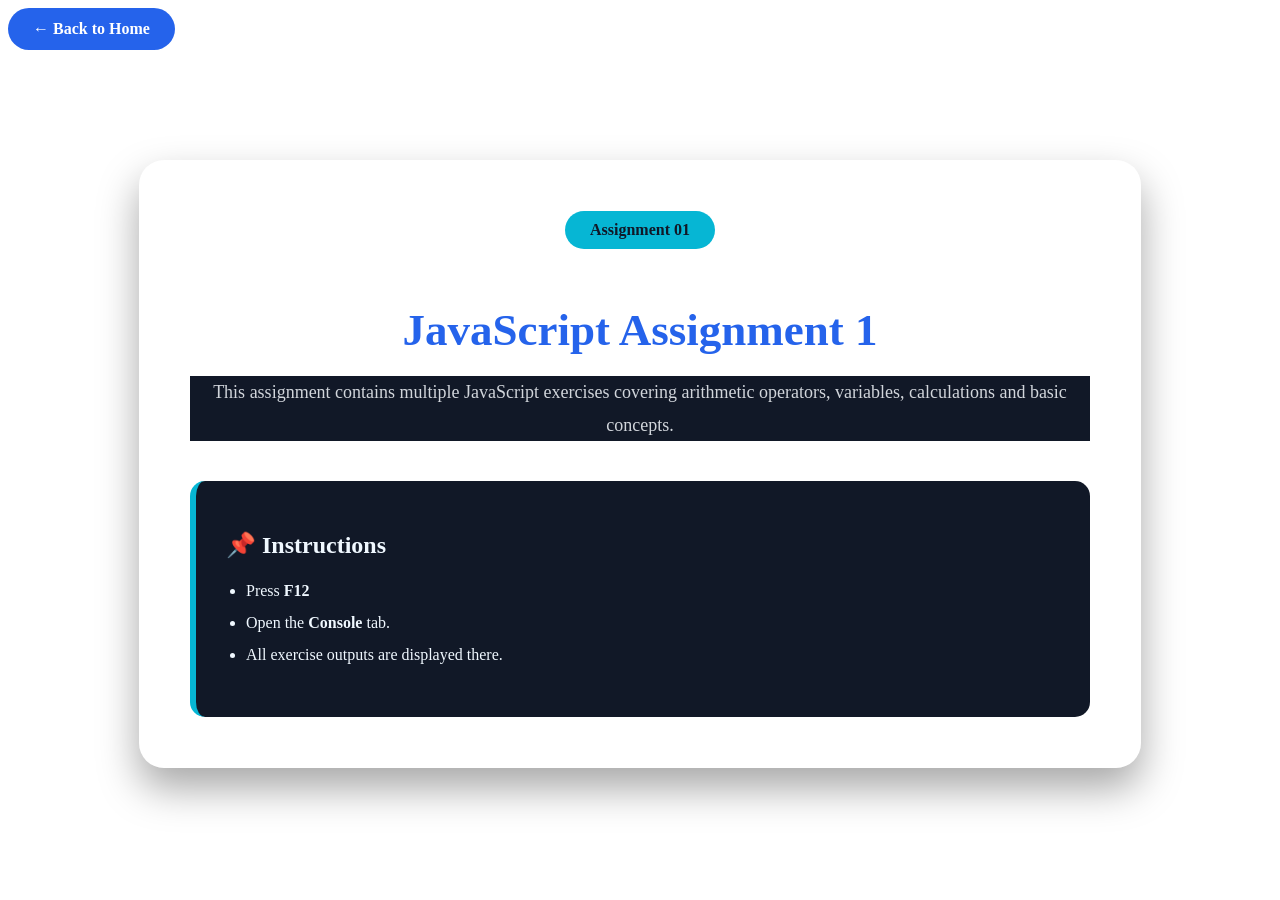
<file: assignment1.html>
<!DOCTYPE html>
<html lang="en">

<head>
    <meta charset="UTF-8">
    <meta name="viewport" content="width=device-width, initial-scale=1.0">
    <title>JavaScript Assignment 1</title>

    <style>
        .assignment-card{

max-width:900px;

margin:80px auto;

background:rgba(255,255,255,.08);

backdrop-filter:blur(18px);

padding:50px;
color: aliceblue;

border-radius:25px;

border:1px solid rgba(255,255,255,.15);

text-align:center;

box-shadow:0 20px 40px rgba(0,0,0,.35);

}

.badge{

display:inline-block;

padding:10px 25px;

background:#06b6d4;

 color: #111827;

border-radius:50px;

font-weight:bold;

margin-bottom:25px;

}

.assignment-card h1{

font-size:45px;

margin-bottom:20px;

}

.assignment-card p{

font-size:18px;

line-height:1.8;

color:#d1d5db;

background-color: #111827;

margin-bottom:40px;

}

.console-box{

background:#111827;

padding:30px;

border-radius:15px;

text-align:left;

border-left:6px solid #06b6d4;

}

.console-box h2{

margin-bottom:15px;

}

.console-box ul{

padding-left:20px;

line-height:2;

}

.back-btn{

display:inline-block;

margin-bottom:30px;

text-decoration:none;

background:#2563eb;

color:white;

padding:12px 25px;

border-radius:50px;

font-weight:600;

transition:.3s;

}

.back-btn:hover{

background:#1d4ed8;

}
    </style>

</head>

<body>

    <div class="container">

        <a href="index.html" class="back-btn">← Back to Home</a>

        <div class="assignment-card">

            <span class="badge">Assignment 01</span>

            <h1 style="color: #2563eb;">JavaScript Assignment 1</h1>

            <p>
                This assignment contains multiple JavaScript exercises covering
                arithmetic operators, variables, calculations and basic concepts.
            </p>

            <div class="console-box">

                <h2>📌 Instructions</h2>

                <ul>

                    <li>Press <strong>F12</strong></li>

                    <li>Open the <strong>Console</strong> tab.</li>

                    <li>All exercise outputs are displayed there.</li>

                </ul>

            </div>

        </div>

    </div>

    <script>

        // javascript assignment 1

        // Exercise 1
        let num1 = 10;
        let num2 = 20;
        console.log("The sum of num1 and num2 is:", num1 + num2);

        // Exercise 2
        let a = 50;
        let b = 15;
        console.log("The difference of a and b is:", a - b);

        // Exercise 3
        let x = 5;
        let y = 3;
        console.log("The product of x and y is:", x * y);

        // Exercise 4
        let total = 100;
        let parts = 4;
        console.log("Division:", total / parts);

        // Exercise 5
        let math = 80;
        let english = 70;
        let science = 90;
        console.log("Total Marks:", math + english + science);

        // Exercise 6
        let totalMarks = 240;
        let subjects = 3;
        console.log("Average:", totalMarks / subjects);

        // Exercise 7
        let length = 10;
        let width = 5;
        console.log("Rectangle Area:", length * width);

        // Exercise 8
        let currentAge = 20;
        let afterAge = 5;
        console.log("Age after 5 years:", currentAge + afterAge);

        // Exercise 9
        let weeklyPocketMoney = 500;
        console.log("Pocket Money:", weeklyPocketMoney * 4);

        // Exercise 10
        let penPrice = 30;
        let notebookPrice = 120;
        let eraserPrice = 20;
        console.log("Total Cost:", penPrice + notebookPrice + eraserPrice);

        // Exercise 11
        let basicSalary = 30000;
        let bonus = 5000;
        console.log("Salary:", basicSalary + bonus);

        // Exercise 12
        let match1 = 45;
        let match2 = 60;
        let match3 = 80;
        console.log("Cricket Score:", match1 + match2 + match3);

        // Challenge
        let z = 10;
        let r = "5";

        console.log(z + r);
        console.log(z - r);
        console.log(z * r);
        console.log(z / r);

    </script>

</body>

</html>
</file>
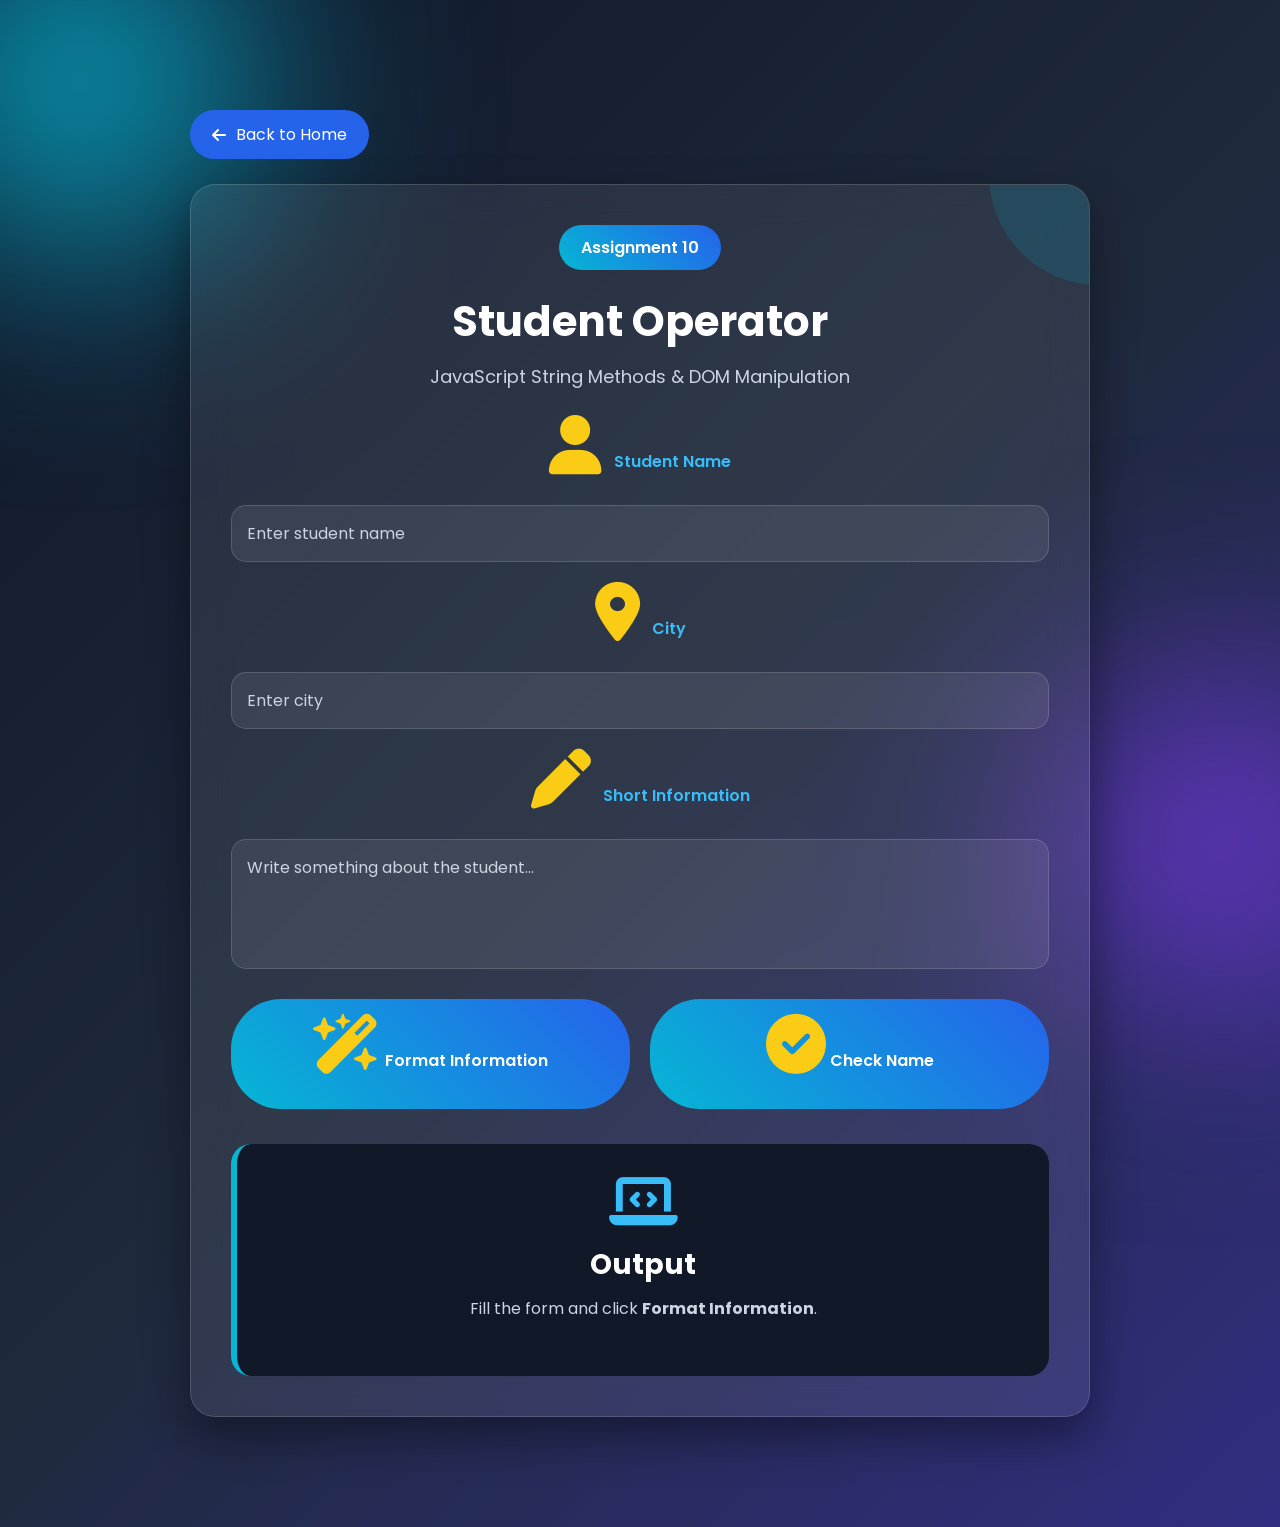
<file: assignment10.html>
<!DOCTYPE html>
<html lang="en">

<head>
    <meta charset="UTF-8">
    <meta name="viewport" content="width=device-width, initial-scale=1.0">
    <title>JavaScript Assignment 10 | Student Operator</title>

    <link rel="stylesheet" href="style.css">

    <link href="https://fonts.googleapis.com/css2?family=Poppins:wght@300;400;500;600;700;800&display=swap" rel="stylesheet">

    <link rel="stylesheet"
        href="https://cdnjs.cloudflare.com/ajax/libs/font-awesome/6.7.2/css/all.min.css">
</head>
<style>@import url('https://fonts.googleapis.com/css2?family=Poppins:wght@300;400;500;600;700;800&display=swap');

*{
    margin:0;
    padding:0;
    box-sizing:border-box;
    font-family:'Poppins',sans-serif;
}

body{
    min-height:100vh;
    background:linear-gradient(135deg,#0f172a,#1e293b,#312e81);
    display:flex;
    justify-content:center;
    align-items:center;
    padding:50px 20px;
    overflow-x:hidden;
    position:relative;
    color:#fff;
}

/* Background Blur */

.bg1,
.bg2{
    position:fixed;
    border-radius:50%;
    filter:blur(120px);
    z-index:-1;
}

.bg1{
    width:320px;
    height:320px;
    background:#06b6d4;
    top:-80px;
    left:-80px;
}

.bg2{
    width:280px;
    height:280px;
    background:#7c3aed;
    bottom:-80px;
    right:-80px;
}

/* Container */

.container{
    width:100%;
    max-width:900px;
}

/* Back Button */

.back{
    display:inline-flex;
    align-items:center;
    gap:10px;
    text-decoration:none;
    color:#fff;
    background:#2563eb;
    padding:12px 22px;
    border-radius:50px;
    margin-bottom:25px;
    transition:.3s;
}

.back:hover{
    background:#1d4ed8;
    transform:translateX(-5px);
}

/* Main Card */

.card{
    background:rgba(255,255,255,.08);
    backdrop-filter:blur(20px);
    border:1px solid rgba(255,255,255,.15);
    border-radius:25px;
    padding:40px;
    box-shadow:0 20px 45px rgba(0,0,0,.4);
}

.badge{
    display:inline-block;
    background:linear-gradient(45deg,#06b6d4,#2563eb);
    padding:10px 22px;
    border-radius:50px;
    font-weight:600;
    margin-bottom:20px;
}

.card h1{
    font-size:42px;
    margin-bottom:10px;
}

.description{
    color:#d1d5db;
    margin-bottom:35px;
    font-size:18px;
}

/* Form */

.form{
    display:flex;
    flex-direction:column;
    gap:20px;
}

.input-box{
    display:flex;
    flex-direction:column;
}

.input-box label{
    margin-bottom:10px;
    font-weight:600;
    color:#38bdf8;
}

.input-box label i{
    margin-right:8px;
}

input,
textarea{
    width:100%;
    padding:15px;
    border:none;
    outline:none;
    border-radius:15px;
    background:rgba(255,255,255,.08);
    border:1px solid rgba(255,255,255,.15);
    color:white;
    font-size:16px;
}

textarea{
    resize:none;
    height:130px;
}

input::placeholder,
textarea::placeholder{
    color:#cbd5e1;
}

/* Buttons */

.buttons{
    display:flex;
    gap:20px;
    flex-wrap:wrap;
    margin-top:10px;
}

.buttons button{
    flex:1;
    min-width:200px;
    padding:15px;
    border:none;
    border-radius:50px;
    cursor:pointer;
    background:linear-gradient(45deg,#06b6d4,#2563eb);
    color:#fff;
    font-size:16px;
    font-weight:600;
    transition:.3s;
}

.buttons button:hover{
    transform:translateY(-5px);
    box-shadow:0 10px 25px rgba(37,99,235,.4);
}

/* Result */

.result{
    margin-top:35px;
    background:#111827;
    border-radius:20px;
    padding:30px;
    border-left:6px solid #06b6d4;
}

.placeholder{
    text-align:center;
}

.placeholder i{
    font-size:55px;
    color:#38bdf8;
    margin-bottom:15px;
}

.placeholder h2{
    margin-bottom:10px;
}

.row{
    display:flex;
    justify-content:space-between;
    align-items:center;
    padding:15px 0;
    border-bottom:1px solid rgba(255,255,255,.1);
    gap:20px;
}

.row:last-child{
    border-bottom:none;
}

.row p{
    font-weight:600;
    color:#38bdf8;
}

.row span{
    text-align:right;
    color:#fff;
    word-break:break-word;
}

/* Responsive */

@media(max-width:768px){

.card{
    padding:25px;
}

.card h1{
    font-size:32px;
}

.buttons{
    flex-direction:column;
}

.buttons button{
    width:100%;
}

.row{
    flex-direction:column;
    align-items:flex-start;
}

.row span{
    text-align:left;
}

}</style>

<body>

    <div class="bg1"></div>
    <div class="bg2"></div>

    <div class="container">

        <a href="index.html" class="back">
            <i class="fa-solid fa-arrow-left"></i>
            Back to Home
        </a>

        <div class="card">

            <span class="badge">Assignment 10</span>

            <h1>Student Operator</h1>

            <p class="description">
                JavaScript String Methods & DOM Manipulation
            </p>

            <div class="form">

                <div class="input-box">

                    <label>
                        <i class="fa-solid fa-user"></i>
                        Student Name
                    </label>

                    <input id="studentName" type="text" placeholder="Enter student name">

                </div>

                <div class="input-box">

                    <label>
                        <i class="fa-solid fa-location-dot"></i>
                        City
                    </label>

                    <input id="city" type="text" placeholder="Enter city">

                </div>

                <div class="input-box">

                    <label>
                        <i class="fa-solid fa-pen"></i>
                        Short Information
                    </label>

                    <textarea id="shortinfo"
                        placeholder="Write something about the student..."></textarea>

                </div>

                <div class="buttons">

                    <button id="btn">
                        <i class="fa-solid fa-wand-magic-sparkles"></i>
                        Format Information
                    </button>

                    <button id="checkBtn">
                        <i class="fa-solid fa-circle-check"></i>
                        Check Name
                    </button>

                </div>

            </div>

            <div id="result" class="result">

                <div class="placeholder">

                    <i class="fa-solid fa-laptop-code"></i>

                    <h2>Output</h2>

                    <p>
                        Fill the form and click <b>Format Information</b>.
                    </p>

                </div>

            </div>

        </div>

    </div>

    <script>

        let studentName = document.getElementById("studentName");
        let city = document.getElementById("city");
        let shortinfo = document.getElementById("shortinfo");

        let btn = document.getElementById("btn");
        let checkBtn = document.getElementById("checkBtn");

        let result = document.getElementById("result");

        let operator = () => {

            let studentNamevalue = studentName.value;
            let cityValue = city.value;
            let shortintro = shortinfo.value;

            let trim = studentNamevalue.trim();

            let length = trim.length;

            let slice = trim.slice(0, trim.indexOf(" "));

            if (trim.indexOf(" ") == -1) {
                slice = trim;
            }

            let upperName = trim.toUpperCase();

            let cityName = cityValue.toLowerCase();

            let replaceIntro = shortintro.replaceAll("student", "developer");

            let substring = replaceIntro.substring(0, 20);

            result.innerHTML = `

            <h2>Processed Result</h2>

            <div class="row">

                <p><strong>Student Name</strong></p>
                <span>${trim}</span>

            </div>

            <div class="row">

                <p><strong>Name Length</strong></p>
                <span>${length}</span>

            </div>

            <div class="row">

                <p><strong>First Name</strong></p>
                <span>${slice}</span>

            </div>

            <div class="row">

                <p><strong>Uppercase</strong></p>
                <span>${upperName}</span>

            </div>

            <div class="row">

                <p><strong>City</strong></p>
                <span>${cityName}</span>

            </div>

            <div class="row">

                <p><strong>Updated Intro</strong></p>
                <span>${replaceIntro}</span>

            </div>

            <div class="row">

                <p><strong>Substring</strong></p>
                <span>${substring}</span>

            </div>

            `;

        }

        let checkName = () => {

            let trim = studentName.value.trim();

            if (trim.indexOf("Bilal") != -1) {

                alert(trim + " is present in the name.");

            } else {

                alert(trim + " is not present.");

            }

        }

        btn.addEventListener("click", operator);
        checkBtn.addEventListener("click", checkName);

    </script>

</body>

</html>
</file>
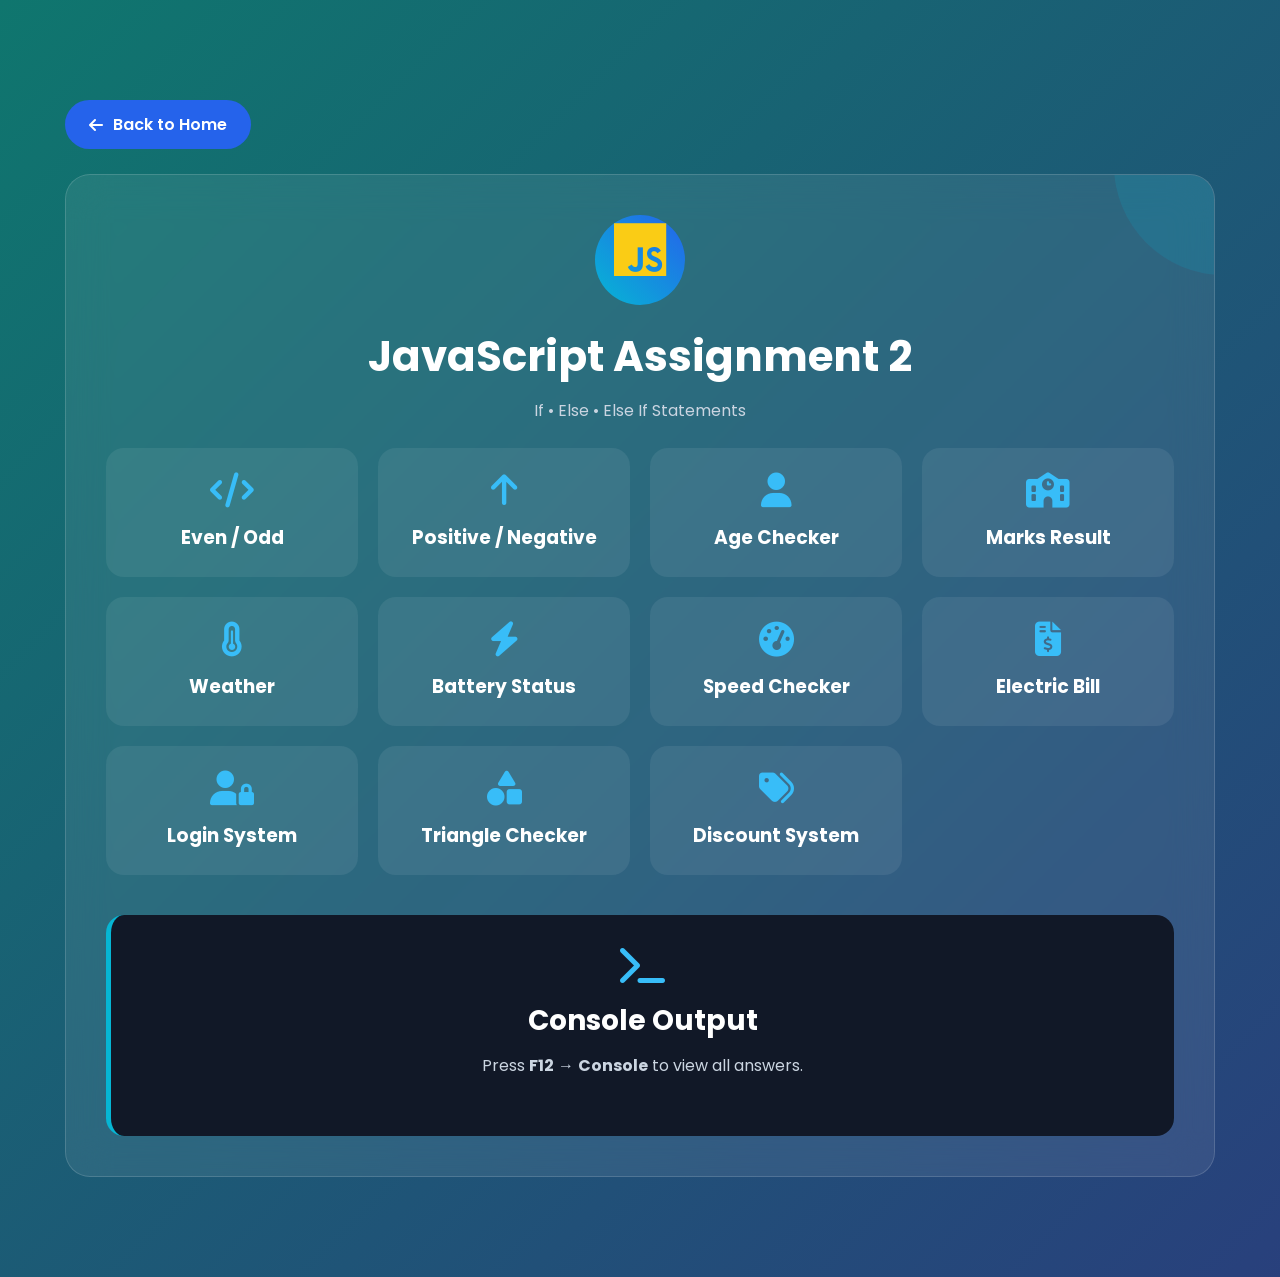
<file: assignment2.html>
<!DOCTYPE html>
<html lang="en">

<head>
    <meta charset="UTF-8">
    <meta name="viewport" content="width=device-width, initial-scale=1.0">
    <title>JavaScript Assignment 2</title>

    <link rel="stylesheet" href="style.css">

    <link href="https://fonts.googleapis.com/css2?family=Poppins:wght@300;400;500;600;700;800&display=swap" rel="stylesheet">

    <link rel="stylesheet"
        href="https://cdnjs.cloudflare.com/ajax/libs/font-awesome/6.7.2/css/all.min.css">
</head>
<style>@import url('https://fonts.googleapis.com/css2?family=Poppins:wght@300;400;500;600;700;800&display=swap');

*{
margin:0;
padding:0;
box-sizing:border-box;
font-family:'Poppins',sans-serif;
}

body{

min-height:100vh;
display:flex;
justify-content:center;
align-items:center;
padding:40px 20px;
background:linear-gradient(-45deg,#0f172a,#1e293b,#312e81,#0f766e);
background-size:400% 400%;
animation:bg 12s infinite ease;
color:white;

}

@keyframes bg{

0%{background-position:0% 50%;}

50%{background-position:100% 50%;}

100%{background-position:0% 50%;}

}

.container{

width:100%;
max-width:1150px;

}

.back-btn{

display:inline-flex;
align-items:center;
gap:10px;
padding:12px 24px;
background:#2563eb;
color:white;
text-decoration:none;
border-radius:50px;
margin-bottom:25px;
font-weight:600;
transition:.3s;

}

.back-btn:hover{

transform:translateX(-5px);

}

.card{

background:rgba(255,255,255,.08);
backdrop-filter:blur(20px);
padding:40px;
border-radius:25px;
border:1px solid rgba(255,255,255,.15);

}

.logo{

width:90px;
height:90px;
margin:auto;
border-radius:50%;
display:flex;
justify-content:center;
align-items:center;
font-size:45px;
background:linear-gradient(45deg,#06b6d4,#2563eb);
margin-bottom:20px;

}

h1{

text-align:center;
font-size:42px;
margin-bottom:10px;

}

.subtitle{

text-align:center;
color:#cbd5e1;
margin-bottom:40px;

}

.topics{

display:grid;
grid-template-columns:repeat(auto-fit,minmax(220px,1fr));
gap:20px;

}

.topic{

background:rgba(255,255,255,.07);
padding:25px;
border-radius:18px;
text-align:center;
transition:.3s;

}

.topic:hover{

transform:translateY(-8px);
box-shadow:0 15px 30px rgba(0,255,255,.2);

}

.topic i{

font-size:35px;
margin-bottom:15px;
color:#38bdf8;

}

.console{

margin-top:40px;
background:#111827;
padding:30px;
border-left:5px solid #06b6d4;
border-radius:18px;
text-align:center;

}

.console i{

font-size:40px;
color:#38bdf8;
margin-bottom:15px;

}

.console h2{

margin-bottom:10px;

}

.console p{

color:#cbd5e1;
line-height:1.8;

}

@media(max-width:768px){

.card{

padding:25px;

}

h1{

font-size:30px;

}

}</style>
<body>

<div class="container">

<a href="index.html" class="back-btn">
<i class="fa-solid fa-arrow-left"></i>
Back to Home
</a>

<div class="card">

<div class="logo">
<i class="fa-brands fa-js"></i>
</div>

<h1>JavaScript Assignment 2</h1>

<p class="subtitle">
If • Else • Else If Statements
</p>

<div class="topics">

<div class="topic">
<i class="fa-solid fa-code"></i>
<h3>Even / Odd</h3>
</div>

<div class="topic">
<i class="fa-solid fa-arrow-up"></i>
<h3>Positive / Negative</h3>
</div>

<div class="topic">
<i class="fa-solid fa-user"></i>
<h3>Age Checker</h3>
</div>

<div class="topic">
<i class="fa-solid fa-school"></i>
<h3>Marks Result</h3>
</div>

<div class="topic">
<i class="fa-solid fa-temperature-three-quarters"></i>
<h3>Weather</h3>
</div>

<div class="topic">
<i class="fa-solid fa-bolt"></i>
<h3>Battery Status</h3>
</div>

<div class="topic">
<i class="fa-solid fa-gauge-high"></i>
<h3>Speed Checker</h3>
</div>

<div class="topic">
<i class="fa-solid fa-file-invoice-dollar"></i>
<h3>Electric Bill</h3>
</div>

<div class="topic">
<i class="fa-solid fa-user-lock"></i>
<h3>Login System</h3>
</div>

<div class="topic">
<i class="fa-solid fa-shapes"></i>
<h3>Triangle Checker</h3>
</div>

<div class="topic">
<i class="fa-solid fa-tags"></i>
<h3>Discount System</h3>
</div>

</div>

<div class="console">

<i class="fa-solid fa-terminal"></i>

<h2>Console Output</h2>

<p>
Press <strong>F12</strong> → <strong>Console</strong> to view all answers.
</p>

</div>

</div>

</div>

<script>
    // javascript assignment 2  — if / else / else if

// Question 1
let num = 7;
if(num % 2 === 0){
    console.log("is even" + num); 
}else{
    console.log("is odd" + num); 
}

// Question 2
let number2 = -5;
if (number2 > 0) {
    console.log("Positive number");
} else if (number2 < 0) {
    console.log("Negative number");
} else {
    console.log("Zero");
}

// Question 3
let a = 15
let b = 20
if(a == b){
    console.log("A is lower =" + a);
}else{
    console.log("B is bigger =" + b);
}

// Question 
let marks = 35;
if (marks >= 40) {
    console.log("Passed");
} else {
    console.log("Failed");
}

// Question 5
let age = 14;
if (age <= 12) {
    console.log("Child");
} else if (age <= 17) {
    console.log("Teenager");
} else {
    console.log("Adult");
}

// Question 6
let karachi = 38;
let lahore = 42;
if (karachi > lahore) {
    console.log("Karachi is hotter");
} else if (lahore > karachi) {
    console.log("Lahore is hotter");
} else {
    console.log("Both cities have same temperature");
}

// Question 7
let bill = 750;
if (bill >= 1000) {
    console.log("10% discount applied");
} else if (bill >= 500) {
    console.log("5% discount applied");
} else {
    console.log("No discount");
}

// Question 8
let battery = 18;
if (battery >= 50) {
    console.log("Battery Good");
} else if (battery >= 20) {
    console.log("Battery Low, plug in soon");
} else {
    console.log("Critical! Plug in now!");
}

// Question 9
let day = 6;
if (day >= 1 && day <= 5) {
    console.log("Weekday, go to school");
} else if (day >= 6 && day <= 7) {
    console.log("Weekend, enjoy!");
} else {
    console.log("Invalid day");
}

// Question 10
let speed = 95;
if (speed < 60) {
    console.log("Safe driving");
} else if (speed <= 80) {
    console.log("Slight overspeed, warning");
} else if (speed <= 120) {
    console.log("Fine: Rs 500");
} else {
    console.log("Heavy fine: Rs 2000 + license cancelled");
}

// Question 11
let units = 150;
let rate;
if (units <= 100) {
    rate = 5;
} else if (units <= 300) {
    rate = 10;
} else {
    rate = 20;
}
let totalBill = units * rate;
console.log("Total bill: Rs " + totalBill);

// Question 12
let username = "student";
let password = "abc123";
if (username !== "student") {
    console.log("Username not found");
} else if (password !== "abc123") {
    console.log("Wrong password");
} else {
    console.log("Login successful!");
}

// Question 13

let side1 = 5;
let side2 = 5;
let side3 = 8;
if (side1 === side2 && side2 === side3) {
    console.log("Equilateral triangle");
} else if (
    side1 === side2 ||
    side1 === side3 ||
    side2 === side3
) {
    console.log("Isosceles triangle");
} else {
    console.log("Scalene triangle");
}

// Question 14
let items = 12;
let isMember = false;
if (items >= 10 && isMember === true) {
    console.log("20% discount");
} else if (items >= 10 && isMember === false) {
    console.log("10% discount");
} else if (items < 10 && isMember === true) {
    console.log("5% discount");
} else {
    console.log("No discount");
}
</script>

</body>

</html>
</file>
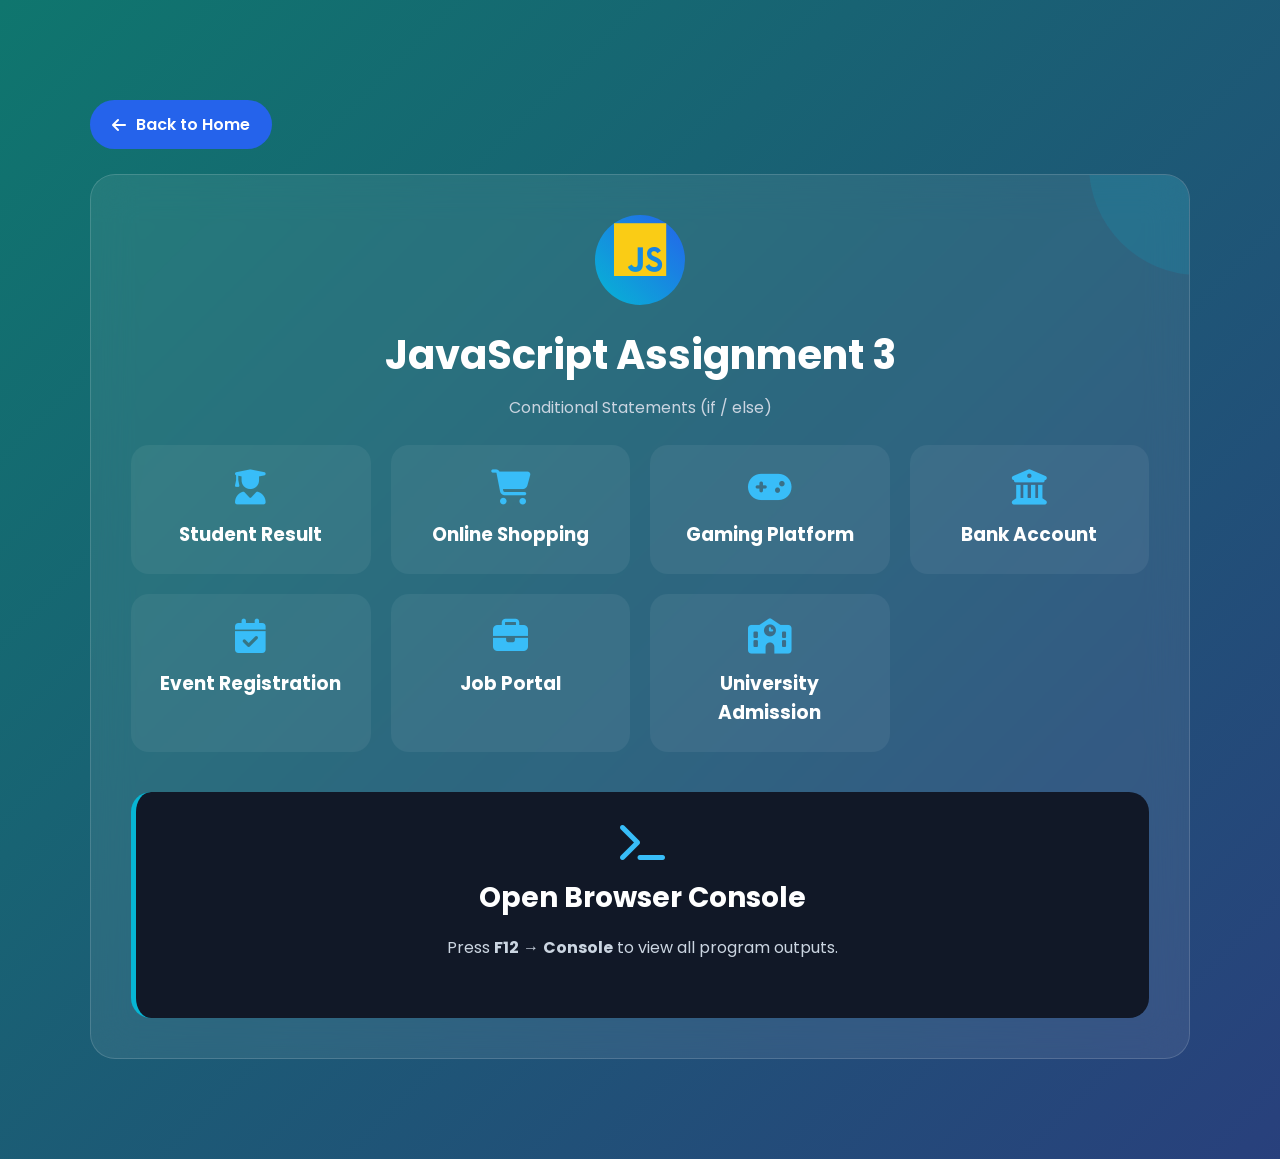
<file: assignment3.html>
<!DOCTYPE html>
<html lang="en">

<head>
    <meta charset="UTF-8">
    <meta name="viewport" content="width=device-width, initial-scale=1.0">
    <title>JavaScript Assignment 3</title>

    <link rel="stylesheet" href="style.css">

    <link href="https://fonts.googleapis.com/css2?family=Poppins:wght@300;400;500;600;700&display=swap" rel="stylesheet">

    <link rel="stylesheet"
        href="https://cdnjs.cloudflare.com/ajax/libs/font-awesome/6.7.2/css/all.min.css">
</head>
<style>@import url('https://fonts.googleapis.com/css2?family=Poppins:wght@300;400;500;600;700&display=swap');

*{
margin:0;
padding:0;
box-sizing:border-box;
font-family:'Poppins',sans-serif;
}

body{

min-height:100vh;
display:flex;
justify-content:center;
align-items:center;
padding:40px 20px;
background:linear-gradient(-45deg,#0f172a,#1e293b,#312e81,#0f766e);
background-size:400% 400%;
animation:bg 12s infinite ease;
color:white;

}

@keyframes bg{

0%{background-position:0% 50%;}

50%{background-position:100% 50%;}

100%{background-position:0% 50%;}

}

.container{

width:100%;
max-width:1100px;

}

.back-btn{

display:inline-flex;
align-items:center;
gap:10px;
padding:12px 22px;
background:#2563eb;
color:white;
text-decoration:none;
border-radius:50px;
font-weight:600;
margin-bottom:25px;
transition:.3s;

}

.back-btn:hover{

transform:translateX(-5px);

}

.card{

background:rgba(255,255,255,.08);
backdrop-filter:blur(20px);
padding:40px;
border-radius:25px;
border:1px solid rgba(255,255,255,.15);

}

.logo{

width:90px;
height:90px;
margin:auto;
border-radius:50%;
background:linear-gradient(45deg,#06b6d4,#2563eb);
display:flex;
justify-content:center;
align-items:center;
font-size:45px;
margin-bottom:20px;

}

h1{

text-align:center;
font-size:40px;
margin-bottom:10px;

}

.subtitle{

text-align:center;
color:#cbd5e1;
margin-bottom:35px;

}

.info{

display:grid;
grid-template-columns:repeat(auto-fit,minmax(220px,1fr));
gap:20px;
margin-bottom:40px;

}

.box{

background:rgba(255,255,255,.06);
padding:25px;
border-radius:18px;
text-align:center;
transition:.3s;

}

.box:hover{

transform:translateY(-8px);

}

.box i{

font-size:35px;
margin-bottom:15px;
color:#38bdf8;

}

.console-box{

background:#111827;
padding:30px;
border-radius:20px;
text-align:center;
border-left:5px solid #06b6d4;

}

.console-box i{

font-size:40px;
margin-bottom:15px;
color:#38bdf8;

}

.console-box h2{

margin-bottom:15px;

}

.console-box p{

color:#cbd5e1;
line-height:1.8;

}

@media(max-width:768px){

h1{

font-size:30px;

}

.card{

padding:25px;

}

}</style>
<body>

    <div class="container">

        <a href="index.html" class="back-btn">
            <i class="fa-solid fa-arrow-left"></i>
            Back to Home
        </a>

        <div class="card">

            <div class="logo">
                <i class="fa-brands fa-js"></i>
            </div>

            <h1>JavaScript Assignment 3</h1>

            <p class="subtitle">
                Conditional Statements (if / else)
            </p>

            <div class="info">

                <div class="box">
                    <i class="fa-solid fa-user-graduate"></i>
                    <h3>Student Result</h3>
                </div>

                <div class="box">
                    <i class="fa-solid fa-cart-shopping"></i>
                    <h3>Online Shopping</h3>
                </div>

                <div class="box">
                    <i class="fa-solid fa-gamepad"></i>
                    <h3>Gaming Platform</h3>
                </div>

                <div class="box">
                    <i class="fa-solid fa-building-columns"></i>
                    <h3>Bank Account</h3>
                </div>

                <div class="box">
                    <i class="fa-solid fa-calendar-check"></i>
                    <h3>Event Registration</h3>
                </div>

                <div class="box">
                    <i class="fa-solid fa-briefcase"></i>
                    <h3>Job Portal</h3>
                </div>

                <div class="box">
                    <i class="fa-solid fa-school"></i>
                    <h3>University Admission</h3>
                </div>

            </div>

            <div class="console-box">

                <i class="fa-solid fa-terminal"></i>

                <h2>Open Browser Console</h2>

                <p>
                    Press <b>F12</b> → <b>Console</b> to view all program outputs.
                </p>

            </div>

        </div>

    </div>

   <script>
// Javascript Assignment 3

// Challenge no 1
 let obtainedMarks = 72;
    let passingMarks = 40;
    let attendance = 85;
    let requiredAttendance = 75;
    // 1. Check if the student has passed.
    if (obtainedMarks >= passingMarks) { console.log("Student is passed") }
    else { console.log("Student is failed") }
    // 2. Check if attendance meets the requirement.
    if (attendance >= requiredAttendance) { console.log("Attendance is OK") }
    else { console.log("Attendance is not OK") }
    // 3. Check if the student can sit in the final exam (must pass AND have required attendance).
    if (attendance >= requiredAttendance && obtainedMarks >= passingMarks) { console.log("Student can sit") }
    else { console.log("Student cannot Sit") }
    // 4. Check if the student qualifies for a scholarship (marks greater than 70 OR attendance greater than 90).
    if (attendance >= 90 || obtainedMarks > 70) { console.log("Scholar ship mil jaegi") }
    else { console.log("Scholar ship nahn milegi") }
// ==================== MIXED CHALLENGE 2 — ONLINE SHOPPING WEBSITE ====================

let cartTotal = 5500;
let minimumOrder = 3000;
let walletBalance = 4000;
let premiumMember = true;

// 1. Check if the cart total meets the minimum order requirement.
if (cartTotal >= minimumOrder) {
    console.log("Minimum order requirement met");
} else {
    console.log("Minimum order requirement not met");
}

// 2. Check if the user has enough balance.
if (walletBalance >= cartTotal) {
    console.log("Enough balance");
} else {
    console.log("Not enough balance");
}

// 3. Check if the order can be placed.
if (cartTotal >= minimumOrder && walletBalance >= cartTotal) {
    console.log("Order can be placed");
} else {
    console.log("Order cannot be placed");
}

// 4. Check if the user gets free delivery.
if (premiumMember || cartTotal > 5000) {
    console.log("Free delivery available");
} else {
    console.log("No free delivery");
}

// 5. Compare walletBalance and cartTotal.
if (walletBalance >= cartTotal) {
    console.log("Wallet balance is enough");
} else {
    console.log("Wallet balance is less");
}

// 6. Check if premiumMember is strictly equal to true.
if (premiumMember === true) {
    console.log("Premium member");
} else {
    console.log("Not a premium member");
}


// ==================== MIXED CHALLENGE 3 — GAMING PLATFORM ====================

let playerLevel = 18;
let requiredLevel = 15;
let coins = 1800;
let requiredCoins = 2000;
let premiumPass = true;

// 1.
if (playerLevel >= requiredLevel) {
    console.log("Level requirement met");
} else {
    console.log("Level requirement not met");
}

// 2.
if (coins >= requiredCoins) {
    console.log("Enough coins");
} else {
    console.log("Not enough coins");
}

// 3.
if (playerLevel >= requiredLevel && coins >= requiredCoins) {
    console.log("Special mission unlocked");
} else {
    console.log("Special mission locked");
}

// 4.
if (premiumPass || playerLevel > 20) {
    console.log("VIP content unlocked");
} else {
    console.log("VIP content locked");
}

// 5.
if (requiredCoins <= coins) {
    console.log("Coins are enough");
} else {
    console.log("Coins are not enough");
}

// 6.
if (premiumPass !== false) {
    console.log("Premium pass is active");
} else {
    console.log("Premium pass is inactive");
}


// ==================== MIXED CHALLENGE 4 — BANK ACCOUNT VERIFICATION ====================

let accountBalance = 50000;
let withdrawalAmount = 15000;
let pinVerified = true;
let dailyLimit = 20000;

// 1.
if (withdrawalAmount <= dailyLimit) {
    console.log("Within daily limit");
} else {
    console.log("Daily limit exceeded");
}

// 2.
if (accountBalance >= withdrawalAmount) {
    console.log("Sufficient balance");
} else {
    console.log("Insufficient balance");
}

// 3.
if (pinVerified && accountBalance >= withdrawalAmount) {
    console.log("Withdrawal approved");
} else {
    console.log("Withdrawal rejected");
}

// 4.
if (accountBalance > 100000 || pinVerified) {
    console.log("Special withdrawal allowed");
} else {
    console.log("Special withdrawal not allowed");
}

// 5.
if (withdrawalAmount <= dailyLimit) {
    console.log("Withdrawal amount is valid");
} else {
    console.log("Withdrawal amount exceeds limit");
}

// 6.
if (pinVerified === true) {
    console.log("PIN verified");
} else {
    console.log("PIN not verified");
}


// ==================== MIXED CHALLENGE 5 — EVENT REGISTRATION SYSTEM ====================

let age = 19;
let minimumAge = 18;
let registeredParticipants = 480;
let maximumParticipants = 500;
let vipInvite = false;

// 1.
if (age >= minimumAge) {
    console.log("Age requirement met");
} else {
    console.log("Age requirement not met");
}

// 2.
if (registeredParticipants < maximumParticipants) {
    console.log("Seats available");
} else {
    console.log("No seats available");
}

// 3.
if (age >= minimumAge && registeredParticipants < maximumParticipants) {
    console.log("Registration successful");
} else {
    console.log("Registration failed");
}

// 4.
if (vipInvite || age > 25) {
    console.log("VIP access granted");
} else {
    console.log("VIP access denied");
}

// 5.
if (registeredParticipants < maximumParticipants) {
    console.log("Participants are within limit");
} else {
    console.log("Participant limit reached");
}

// 6.
if (vipInvite !== true) {
    console.log("No VIP invite");
} else {
    console.log("VIP invite available");
}


// ==================== MIXED CHALLENGE 6 — JOB APPLICATION PORTAL ====================

let experience = 3;
let requiredExperience = 2;
let degreeCompleted = true;
let referralAvailable = false;

// 1.
if (experience >= requiredExperience) {
    console.log("Experience requirement met");
} else {
    console.log("Experience requirement not met");
}

// 2.
if (degreeCompleted) {
    console.log("Degree completed");
} else {
    console.log("Degree not completed");
}

// 3.
if (experience >= requiredExperience && degreeCompleted) {
    console.log("Eligible for interview");
} else {
    console.log("Not eligible for interview");
}

// 4.
if (degreeCompleted || referralAvailable) {
    console.log("Priority consideration");
} else {
    console.log("Normal consideration");
}

// 5.
if (experience >= requiredExperience) {
    console.log("Experience is sufficient");
} else {
    console.log("Experience is insufficient");
}

// 6.
if (referralAvailable === true) {
    console.log("Referral available");
} else {
    console.log("No referral available");
}


// ==================== MIXED CHALLENGE 7 — UNIVERSITY ADMISSION ====================

let testScore = 82;
let requiredScore = 75;
let documentsSubmitted = true;
let sportsQuota = false;

// 1.
if (testScore >= requiredScore) {
    console.log("Required score achieved");
} else {
    console.log("Required score not achieved");
}

// 2.
if (documentsSubmitted) {
    console.log("Documents submitted");
} else {
    console.log("Documents not submitted");
}

// 3.
if (testScore >= requiredScore && documentsSubmitted) {
    console.log("Admission granted");
} else {
    console.log("Admission denied");
}

// 4.
if (sportsQuota || testScore > 90) {
    console.log("Alternative admission available");
} else {
    console.log("No alternative admission");
}

// 5.
if (testScore >= requiredScore) {
    console.log("Score meets requirement");
} else {
    console.log("Score does not meet requirement");
}

if (sportsQuota === false) {
    console.log("Sports quota not available");
} else {
    console.log("Sports quota available");
}
   </script>

</body>

</html>
</file>
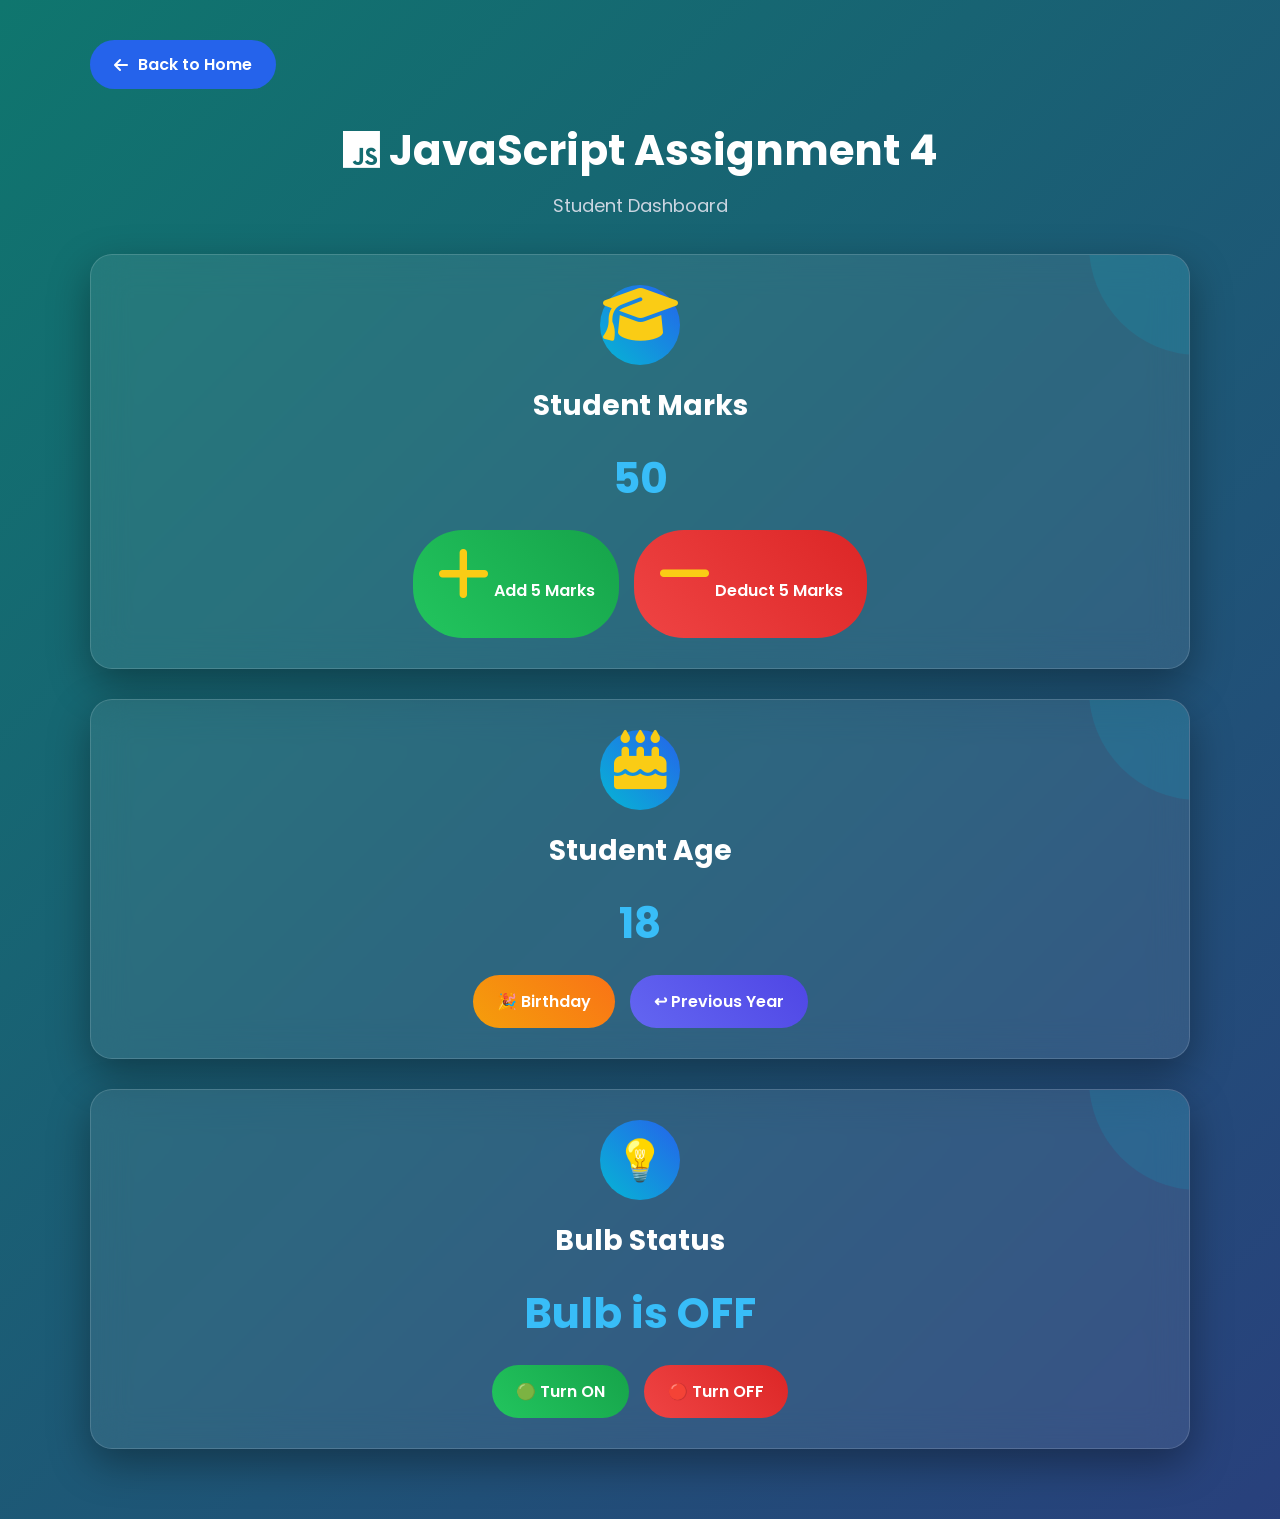
<file: assignment4.html>
<!DOCTYPE html>
<html lang="en">

<head>
    <meta charset="UTF-8">
    <meta name="viewport" content="width=device-width, initial-scale=1.0">
    <title>JavaScript Assignment 4</title>

    <link rel="stylesheet" href="style.css">

    <link href="https://fonts.googleapis.com/css2?family=Poppins:wght@300;400;500;600;700;800&display=swap" rel="stylesheet">

    <link rel="stylesheet"
        href="https://cdnjs.cloudflare.com/ajax/libs/font-awesome/6.7.2/css/all.min.css">
</head>
<style>@import url('https://fonts.googleapis.com/css2?family=Poppins:wght@300;400;500;600;700;800&display=swap');

*{
    margin:0;
    padding:0;
    box-sizing:border-box;
    font-family:'Poppins',sans-serif;
}

body{
    min-height:100vh;
    background:linear-gradient(-45deg,#0f172a,#1e3a8a,#312e81,#0f766e);
    background-size:400% 400%;
    animation:bg 12s ease infinite;
    color:#fff;
    padding:40px 20px;
}

@keyframes bg{

0%{
background-position:0% 50%;
}

50%{
background-position:100% 50%;
}

100%{
background-position:0% 50%;
}

}

.container{
    max-width:1100px;
    margin:auto;
}

.back-btn{
    display:inline-flex;
    align-items:center;
    gap:10px;
    padding:12px 24px;
    background:#2563eb;
    color:white;
    text-decoration:none;
    border-radius:50px;
    font-weight:600;
    transition:.3s;
    margin-bottom:30px;
}

.back-btn:hover{
    background:#1d4ed8;
    transform:translateX(-5px);
}

h1{
    text-align:center;
    font-size:42px;
    margin-bottom:10px;
}

.subtitle{
    text-align:center;
    color:#cbd5e1;
    margin-bottom:35px;
    font-size:18px;
}

.card{
    background:rgba(255,255,255,.08);
    backdrop-filter:blur(18px);
    border:1px solid rgba(255,255,255,.15);
    border-radius:22px;
    padding:30px;
    margin-bottom:30px;
    text-align:center;
    box-shadow:0 15px 40px rgba(0,0,0,.35);
    transition:.35s;
}

.card:hover{
    transform:translateY(-8px);
    box-shadow:0 20px 45px rgba(6,182,212,.25);
}

.icon{
    width:80px;
    height:80px;
    margin:auto;
    margin-bottom:20px;
    border-radius:50%;
    background:linear-gradient(45deg,#06b6d4,#2563eb);
    display:flex;
    justify-content:center;
    align-items:center;
    font-size:35px;
    color:white;
}

.bulb-icon{
    font-size:40px;
}

.card h2{
    font-size:28px;
    margin-bottom:15px;
}

.marks,
.age,
.status{
    font-size:42px;
    color:#38bdf8;
    margin:20px 0;
    word-break:break-word;
}

.btn-group{
    display:flex;
    justify-content:center;
    gap:15px;
    flex-wrap:wrap;
    margin-top:20px;
}

button{
    padding:14px 24px;
    border:none;
    border-radius:50px;
    cursor:pointer;
    background:linear-gradient(45deg,#06b6d4,#2563eb);
    color:white;
    font-size:16px;
    font-weight:600;
    transition:.3s;
}

button:hover{
    transform:translateY(-5px);
    box-shadow:0 12px 25px rgba(37,99,235,.4);
}

.add{
    background:linear-gradient(45deg,#22c55e,#16a34a);
}

.deduct{
    background:linear-gradient(45deg,#ef4444,#dc2626);
}

.birthday{
    background:linear-gradient(45deg,#f59e0b,#f97316);
}

.back{
    background:linear-gradient(45deg,#6366f1,#4f46e5);
}

.on{
    background:linear-gradient(45deg,#22c55e,#16a34a);
}

.off{
    background:linear-gradient(45deg,#ef4444,#dc2626);
}

@media(max-width:768px){

body{
    padding:20px 15px;
}

h1{
    font-size:30px;
}

.card{
    padding:22px;
}

.card h2{
    font-size:22px;
}

.marks,
.age,
.status{
    font-size:32px;
}

.btn-group{
    flex-direction:column;
}

button{
    width:100%;
}

}</style>
<body>

<div class="container">

<a href="index.html" class="back-btn">
<i class="fa-solid fa-arrow-left"></i>
Back to Home
</a>

<h1>
<i class="fa-brands fa-js"></i>
JavaScript Assignment 4
</h1>

<p class="subtitle">
Student Dashboard
</p>

<!-- Marks Card -->

<div class="card">

<div class="icon">
<i class="fa-solid fa-graduation-cap"></i>
</div>

<h2>Student Marks</h2>

<h1 class="marks">50</h1>

<div class="btn-group">

<button class="add">
<i class="fa-solid fa-plus"></i>
Add 5 Marks
</button>

<button class="deduct">
<i class="fa-solid fa-minus"></i>
Deduct 5 Marks
</button>

</div>

</div>

<!-- Age Card -->

<div class="card">

<div class="icon">
<i class="fa-solid fa-cake-candles"></i>
</div>

<h2>Student Age</h2>

<h1 class="age">18</h1>

<div class="btn-group">

<button class="birthday">
🎉 Birthday
</button>

<button class="back">
↩ Previous Year
</button>

</div>

</div>

<!-- Bulb Card -->

<div class="card">

<div class="icon bulb-icon">
💡
</div>

<h2>Bulb Status</h2>

<h1 class="status">Bulb is OFF</h1>

<div class="btn-group">

<button class="on">
🟢 Turn ON
</button>

<button class="off">
🔴 Turn OFF
</button>

</div>

</div>

</div>
<script>// ===================== MARKS =====================
let marks = 50;

let marksHeading = document.querySelector(".marks");
let addBtn = document.querySelector(".add");
let deductBtn = document.querySelector(".deduct");

function addMarks() {
    marks += 5;
    marksHeading.innerHTML = "Marks: " + marks;
}

function deductMarks() {
    marks -= 5;
    marksHeading.innerHTML = "Marks: " + marks;
}

addBtn.addEventListener("click", addMarks);
deductBtn.addEventListener("click", deductMarks);

// ===================== AGE =====================
let age = 18;

let ageHeading = document.querySelector(".age");
let birthdayBtn = document.querySelector(".birthday");
let backBtn = document.querySelector(".back");

function incrementAge() {
    age++;
    ageHeading.innerHTML = "Age: " + age;
}

function decrementAge() {
    age--;
    ageHeading.innerHTML = "Age: " + age;
}

birthdayBtn.addEventListener("click", incrementAge);
backBtn.addEventListener("click", decrementAge);

// ===================== BULB =====================
let statusHeading = document.querySelector(".status");

let onBtn = document.querySelector(".on");
let offBtn = document.querySelector(".off");

function turnOn() {
    statusHeading.innerHTML = "Bulb is ON";
}

function turnOff() {
    statusHeading.innerHTML = "Bulb is OFF";
}

onBtn.addEventListener("click", turnOn);
offBtn.addEventListener("click", turnOff);</script>
</body>

</html>
</file>
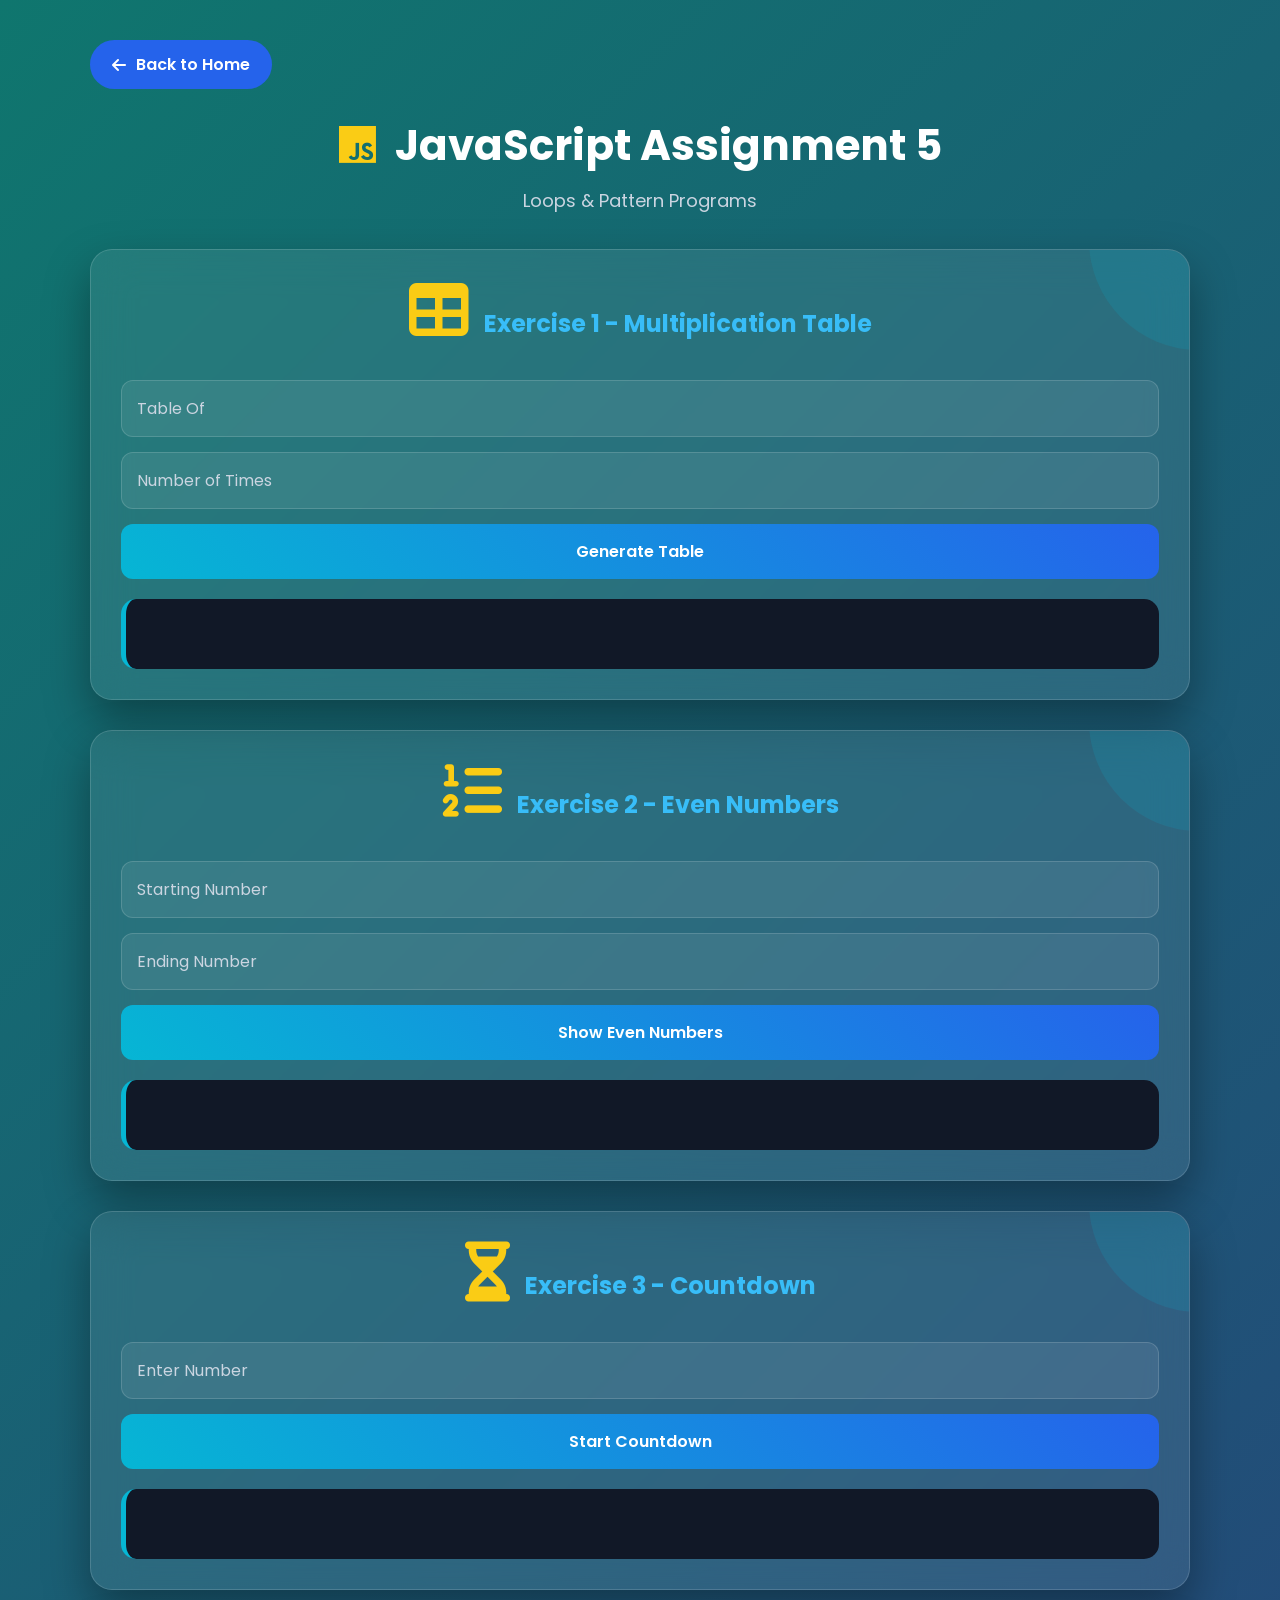
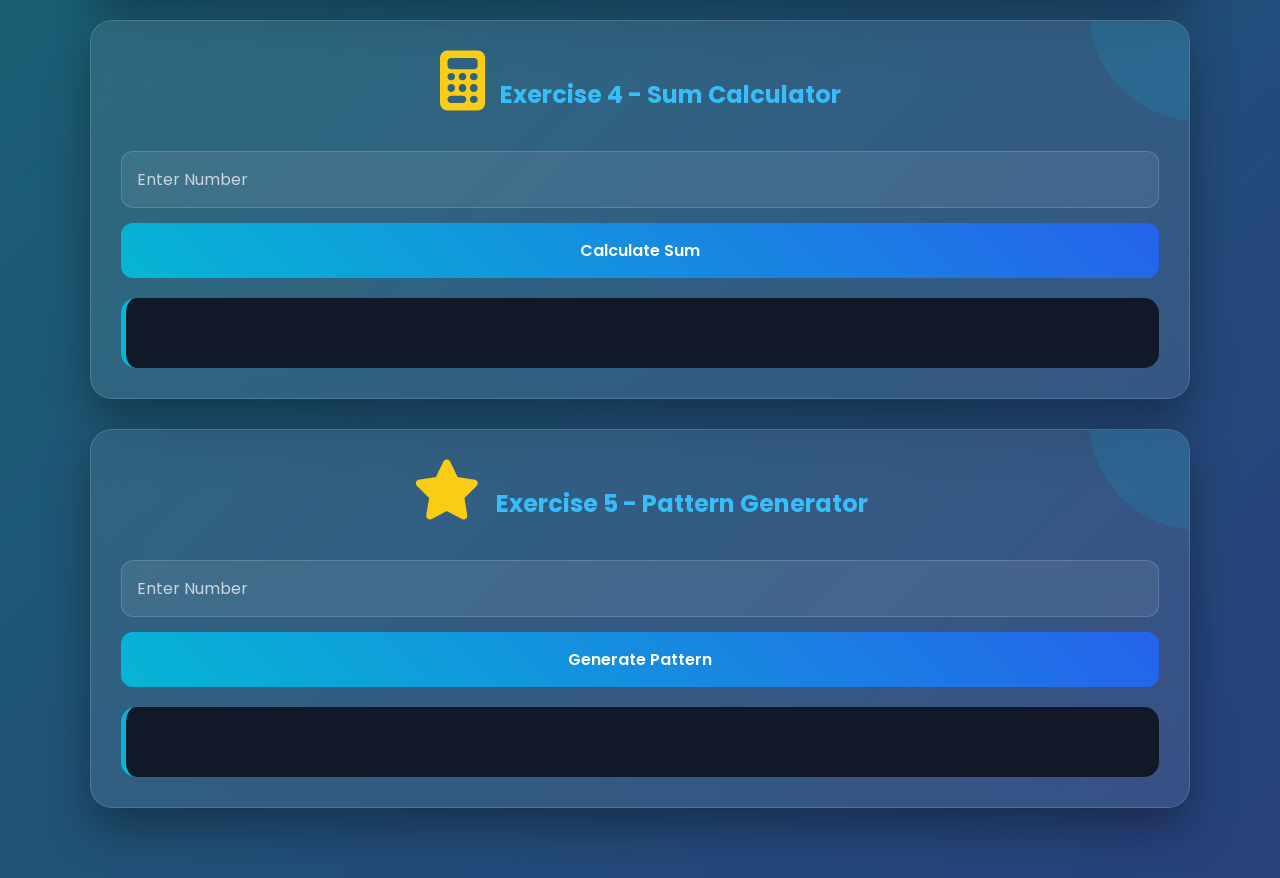
<file: assignment5.html>
<!DOCTYPE html>
<html lang="en">

<head>
    <meta charset="UTF-8">
    <meta name="viewport" content="width=device-width, initial-scale=1.0">
    <title>JavaScript Assignment 5</title>

    <link rel="stylesheet" href="style.css">

    <link href="https://fonts.googleapis.com/css2?family=Poppins:wght@300;400;500;600;700;800&display=swap" rel="stylesheet">

    <link rel="stylesheet"
        href="https://cdnjs.cloudflare.com/ajax/libs/font-awesome/6.7.2/css/all.min.css">
</head>
<style>@import url('https://fonts.googleapis.com/css2?family=Poppins:wght@300;400;500;600;700;800&display=swap');

*{
margin:0;
padding:0;
box-sizing:border-box;
font-family:'Poppins',sans-serif;
}

body{
min-height:100vh;
padding:40px 20px;
background:linear-gradient(-45deg,#0f172a,#1e293b,#312e81,#0f766e);
background-size:400% 400%;
animation:bgAnimation 12s ease infinite;
color:#fff;
}

@keyframes bgAnimation{

0%{
background-position:0% 50%;
}

50%{
background-position:100% 50%;
}

100%{
background-position:0% 50%;
}

}

.container{
max-width:1100px;
margin:auto;
}

.back-btn{
display:inline-flex;
align-items:center;
gap:10px;
padding:12px 22px;
background:#2563eb;
color:#fff;
text-decoration:none;
border-radius:50px;
font-weight:600;
margin-bottom:25px;
transition:.3s;
}

.back-btn:hover{
background:#1d4ed8;
transform:translateX(-5px);
}

h1{
text-align:center;
font-size:42px;
margin-bottom:10px;
}

h1 i{
color:#facc15;
margin-right:10px;
}

.subtitle{
text-align:center;
color:#cbd5e1;
margin-bottom:35px;
font-size:18px;
}

.card{
background:rgba(255,255,255,.08);
backdrop-filter:blur(20px);
border:1px solid rgba(255,255,255,.15);
border-radius:22px;
padding:30px;
margin-bottom:30px;
box-shadow:0 20px 45px rgba(0,0,0,.35);
transition:.3s;
}

.card:hover{
transform:translateY(-8px);
}

.card h2{
margin-bottom:20px;
font-size:24px;
color:#38bdf8;
}

.card h2 i{
margin-right:10px;
}

input{
width:100%;
padding:15px;
margin-bottom:15px;
border:none;
outline:none;
border-radius:12px;
background:rgba(255,255,255,.08);
border:1px solid rgba(255,255,255,.15);
color:#fff;
font-size:16px;
}

input::placeholder{
color:#cbd5e1;
}

button{
width:100%;
padding:15px;
border:none;
border-radius:12px;
background:linear-gradient(45deg,#06b6d4,#2563eb);
color:#fff;
font-size:16px;
font-weight:600;
cursor:pointer;
transition:.3s;
margin-bottom:20px;
}

button:hover{
transform:translateY(-4px);
box-shadow:0 12px 25px rgba(37,99,235,.4);
}

.output{
background:#111827;
border-left:5px solid #06b6d4;
padding:20px;
border-radius:15px;
min-height:70px;
max-height:300px;
overflow-y:auto;
}

.output p,
.output h3{
padding:10px;
margin-bottom:10px;
background:rgba(255,255,255,.05);
border-radius:10px;
}

.output::-webkit-scrollbar{
width:8px;
}

.output::-webkit-scrollbar-thumb{
background:#06b6d4;
border-radius:20px;
}

.output::-webkit-scrollbar-track{
background:#0f172a;
}

@media(max-width:768px){

body{
padding:20px 15px;
}

h1{
font-size:30px;
}

.card{
padding:20px;
}

.card h2{
font-size:20px;
}

button{
font-size:15px;
}

}</style>
<body>

<div class="container">

<a href="index.html" class="back-btn">
<i class="fa-solid fa-arrow-left"></i>
Back to Home
</a>

<h1>
<i class="fa-brands fa-js"></i>
JavaScript Assignment 5
</h1>

<p class="subtitle">
Loops & Pattern Programs
</p>

<!-- Exercise 1 -->

<div class="card">

<h2>
<i class="fa-solid fa-table"></i>
Exercise 1 - Multiplication Table
</h2>

<input type="number" placeholder="Table Of" id="table_off">

<input type="number" placeholder="Number of Times" id="number_of_times">

<button id="table_button">

Generate Table

</button>

<div class="output" id="table"></div>

</div>

<!-- Exercise 2 -->

<div class="card">

<h2>
<i class="fa-solid fa-list-ol"></i>
Exercise 2 - Even Numbers
</h2>

<input type="number" placeholder="Starting Number" id="starting">

<input type="number" placeholder="Ending Number" id="ending">

<button id="even_button">

Show Even Numbers

</button>

<div class="output" id="even_result"></div>

</div>

<!-- Exercise 3 -->

<div class="card">

<h2>
<i class="fa-solid fa-hourglass-half"></i>
Exercise 3 - Countdown
</h2>

<input type="number" placeholder="Enter Number" id="countdown_input">

<button id="countdown_button">

Start Countdown

</button>

<div class="output" id="countdown"></div>

</div>

<!-- Exercise 4 -->

<div class="card">

<h2>
<i class="fa-solid fa-calculator"></i>
Exercise 4 - Sum Calculator
</h2>

<input type="number" placeholder="Enter Number" id="sum_input">

<button id="sum_button">

Calculate Sum

</button>

<div class="output" id="sum"></div>

</div>

<!-- Exercise 5 -->

<div class="card">

<h2>
<i class="fa-solid fa-star"></i>
Exercise 5 - Pattern Generator
</h2>

<input type="number" placeholder="Enter Number" id="pattern_input">

<button id="pattern_button">

Generate Pattern

</button>

<div class="output" id="pattern"></div>

</div>

</div>

<script>

// Exercise 1
let tableOff = document.getElementById("table_off")
let numberOfTimes = document.getElementById("number_of_times")
let tableBtn = document.getElementById("table_button")
let tableDiv = document.getElementById("table")

let renderTable = () => {

    let tableOffValue = tableOff.value
    let numberOfTimesValue = numberOfTimes.value

    tableDiv.innerHTML = ""

    for (let x = 1; x <= numberOfTimesValue; x++) {
        tableDiv.innerHTML += "<p>" + tableOffValue + " x " + x + " = " + (tableOffValue * x) + "</p>"
    }
}

tableBtn.addEventListener("click", renderTable)


// Exercise 2
let startingNo = document.getElementById("starting")
let endingNo = document.getElementById("ending")
let evenBtn = document.getElementById("even_button")
let evenResult = document.getElementById("even_result")

let renderEven = () => {

    let startingNoValue = Number(startingNo.value)
    let endingNoValue = Number(endingNo.value)

    evenResult.innerHTML = ""

    for (let x = startingNoValue; x <= endingNoValue; x++) {

        if (x % 2 == 0) {
            evenResult.innerHTML += "<p>" + x + "</p>"
        }

    }

}

evenBtn.addEventListener("click", renderEven)


// Exercise 3
let countdownInput = document.getElementById("countdown_input")
let countdownBtn = document.getElementById("countdown_button")
let countdownDiv = document.getElementById("countdown")

let renderCountdown = () => {

    let countdownValue = Number(countdownInput.value)

    countdownDiv.innerHTML = ""

    for (let x = countdownValue; x >= 1; x--) {
        countdownDiv.innerHTML += "<p>" + x + "</p>"
    }

}

countdownBtn.addEventListener("click", renderCountdown)


// Exercise 4
let sumInput = document.getElementById("sum_input")
let sumBtn = document.getElementById("sum_button")
let sumDiv = document.getElementById("sum")

let renderSum = () => {

    let sumValue = Number(sumInput.value)
    let total = 0

    for (let x = 1; x <= sumValue; x++) {
        total += x
    }

    sumDiv.innerHTML = "<h3>Sum = " + total + "</h3>"

}

sumBtn.addEventListener("click", renderSum)


// Exercise 5
let patternInput = document.getElementById("pattern_input")
let patternBtn = document.getElementById("pattern_button")
let patternDiv = document.getElementById("pattern")

let renderPattern = () => {

    let patternValue = Number(patternInput.value)

    patternDiv.innerHTML = ""

    for (let i = 1; i <= patternValue; i++) {

        let line = ""

        for (let j = 1; j <= i; j++) {
            line += j
        }

        patternDiv.innerHTML += "<p>" + line + "</p>"
    }

}

patternBtn.addEventListener("click", renderPattern)
</script>

</body>
</html>
</file>
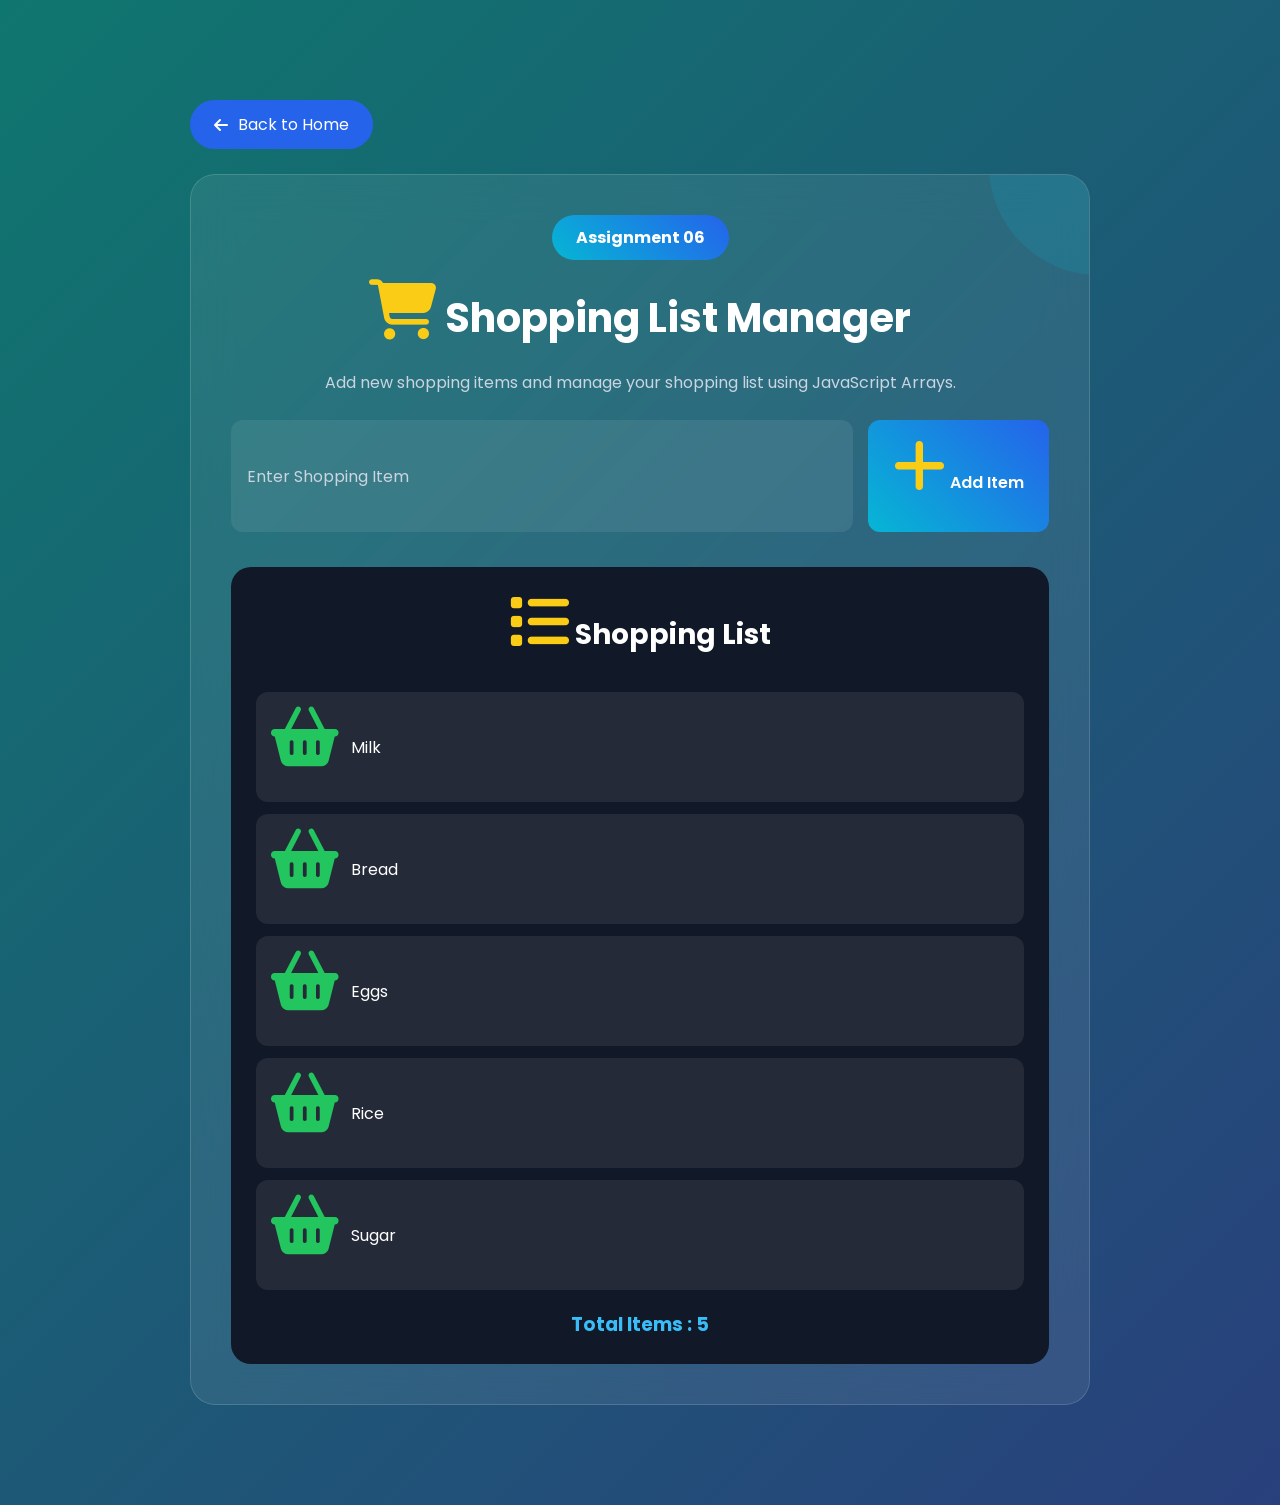
<file: assignment6.html>
<!DOCTYPE html>
<html lang="en">

<head>
    <meta charset="UTF-8">
    <meta name="viewport" content="width=device-width, initial-scale=1.0">
    <title>JavaScript Assignment 6 | Shopping List</title>

    <link rel="stylesheet" href="style.css">

    <link href="https://fonts.googleapis.com/css2?family=Poppins:wght@300;400;500;600;700;800&display=swap" rel="stylesheet">

    <link rel="stylesheet"
        href="https://cdnjs.cloudflare.com/ajax/libs/font-awesome/6.7.2/css/all.min.css">
</head>
<style>@import url('https://fonts.googleapis.com/css2?family=Poppins:wght@300;400;500;600;700;800&display=swap');

*{
margin:0;
padding:0;
box-sizing:border-box;
font-family:'Poppins',sans-serif;
}

body{

min-height:100vh;
display:flex;
justify-content:center;
align-items:center;
padding:40px 20px;
background:linear-gradient(-45deg,#0f172a,#1e293b,#312e81,#0f766e);
background-size:400% 400%;
animation:bg 10s infinite ease;
color:white;

}

@keyframes bg{

0%{background-position:0% 50%;}

50%{background-position:100% 50%;}

100%{background-position:0% 50%;}

}

.container{

width:100%;
max-width:900px;

}

.back-btn{

display:inline-flex;
gap:10px;
align-items:center;
text-decoration:none;
padding:12px 24px;
background:#2563eb;
color:white;
border-radius:50px;
margin-bottom:25px;
transition:.3s;

}

.back-btn:hover{

transform:translateX(-5px);

}

.card{

background:rgba(255,255,255,.08);
backdrop-filter:blur(20px);
padding:40px;
border-radius:25px;
border:1px solid rgba(255,255,255,.15);

}

.badge{

display:inline-block;
padding:10px 24px;
border-radius:50px;
background:linear-gradient(45deg,#06b6d4,#2563eb);
margin-bottom:20px;
font-weight:bold;

}

h1{

font-size:40px;
margin-bottom:10px;

}

.description{

color:#cbd5e1;
margin-bottom:35px;

}

.input-group{

display:flex;
gap:15px;
margin-bottom:35px;

}

input{

flex:1;
padding:16px;
border:none;
outline:none;
border-radius:12px;
background:rgba(255,255,255,.08);
color:white;
font-size:16px;

}

input::placeholder{

color:#cbd5e1;

}

button{

padding:16px 25px;
border:none;
border-radius:12px;
cursor:pointer;
background:linear-gradient(45deg,#06b6d4,#2563eb);
color:white;
font-size:16px;
font-weight:600;
transition:.3s;

}

button:hover{

transform:translateY(-4px);

}

.result-card{

background:#111827;
padding:25px;
border-radius:20px;

}

.result-card h2{

margin-bottom:20px;

}

.item{

display:flex;
align-items:center;
gap:12px;
padding:15px;
margin-bottom:12px;
background:rgba(255,255,255,.08);
border-radius:12px;

}

.item i{

color:#22c55e;

}

#totalItems{

margin-top:20px;
color:#38bdf8;

}

@media(max-width:768px){

.input-group{

flex-direction:column;

}

h1{

font-size:30px;

}

.card{

padding:25px;

}

}</style>
<body>

    <div class="container">

        <a href="index.html" class="back-btn">
            <i class="fa-solid fa-arrow-left"></i>
            Back to Home
        </a>

        <div class="card">

            <span class="badge">Assignment 06</span>

            <h1>
                <i class="fa-solid fa-cart-shopping"></i>
                Shopping List Manager
            </h1>

            <p class="description">
                Add new shopping items and manage your shopping list using JavaScript Arrays.
            </p>

            <div class="input-group">

                <input type="text" id="itemInput" placeholder="Enter Shopping Item">

                <button id="addItemButton">
                    <i class="fa-solid fa-plus"></i>
                    Add Item
                </button>

            </div>

            <div class="result-card">

                <h2>
                    <i class="fa-solid fa-list"></i>
                    Shopping List
                </h2>

                <div id="shoppingList"></div>

                <h3 id="totalItems"></h3>

            </div>

        </div>

    </div>

<script>

let input=document.getElementById("itemInput");
let button=document.getElementById("addItemButton");
let list=document.getElementById("shoppingList");
let total=document.getElementById("totalItems");

let shopping=["Milk","Bread","Eggs","Rice","Sugar"];

function showList(){

list.innerHTML="";

for(let i=0;i<shopping.length;i++){

list.innerHTML+=`
<div class="item">
<i class="fa-solid fa-basket-shopping"></i>
<span>${shopping[i]}</span>
</div>
`;

}

total.innerHTML="Total Items : "+shopping.length;

}

button.addEventListener("click",function(){

if(input.value.trim()==""){

alert("Please enter an item.");

return;

}

shopping.push(input.value);

showList();

input.value="";

});

showList();

</script>

</body>

</html>
</file>
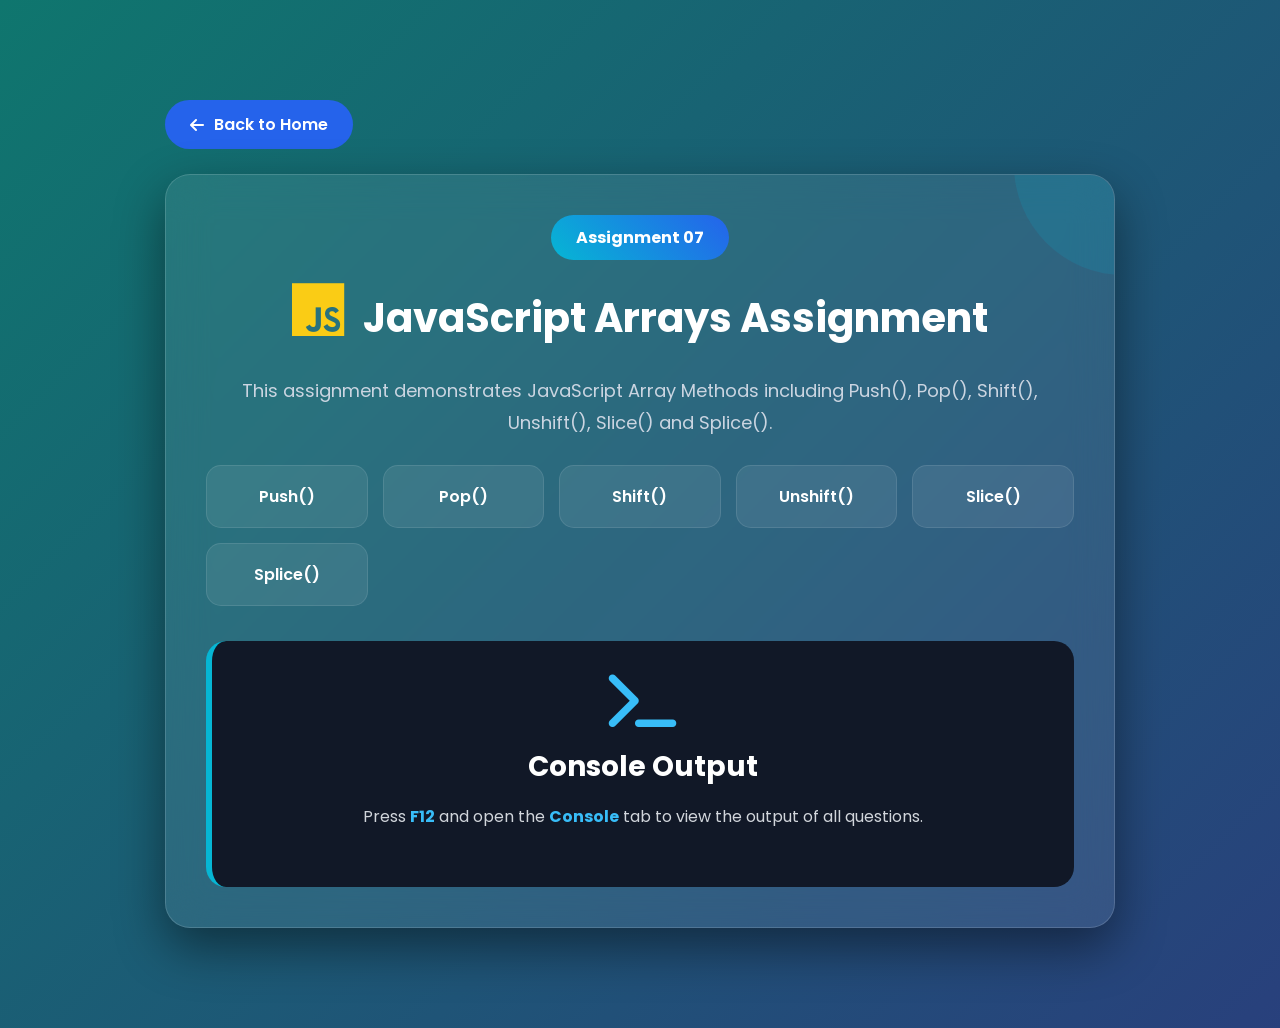
<file: assignment7.html>
<!DOCTYPE html>
<html lang="en">

<head>
    <meta charset="UTF-8">
    <meta name="viewport" content="width=device-width, initial-scale=1.0">
    <title>JavaScript Assignment 7</title>

    <link rel="stylesheet" href="style.css">

    <link href="https://fonts.googleapis.com/css2?family=Poppins:wght@300;400;500;600;700;800&display=swap"
        rel="stylesheet">

    <link rel="stylesheet"
        href="https://cdnjs.cloudflare.com/ajax/libs/font-awesome/6.7.2/css/all.min.css">
</head>

<style>@import url('https://fonts.googleapis.com/css2?family=Poppins:wght@300;400;500;600;700;800&display=swap');

*{
    margin:0;
    padding:0;
    box-sizing:border-box;
    font-family:'Poppins',sans-serif;
}

body{
    min-height:100vh;
    display:flex;
    justify-content:center;
    align-items:center;
    padding:40px 20px;
    background:linear-gradient(-45deg,#0f172a,#1e3a8a,#312e81,#0f766e);
    background-size:400% 400%;
    animation:bg 12s ease infinite;
    color:#fff;
}

@keyframes bg{

0%{background-position:0% 50%;}

50%{background-position:100% 50%;}

100%{background-position:0% 50%;}

}

.container{
    width:100%;
    max-width:950px;
}

/* Back Button */

.back-btn{

display:inline-flex;
align-items:center;
gap:10px;
padding:12px 25px;
background:#2563eb;
color:white;
text-decoration:none;
border-radius:50px;
margin-bottom:25px;
transition:.3s;
font-weight:600;

}

.back-btn:hover{

background:#1d4ed8;
transform:translateX(-5px);

}

/* Main Card */

.card{

background:rgba(255,255,255,.08);
backdrop-filter:blur(20px);
border:1px solid rgba(255,255,255,.15);
border-radius:25px;
padding:40px;
box-shadow:0 20px 50px rgba(0,0,0,.45);

}

/* Badge */

.badge{

display:inline-block;
padding:10px 25px;
border-radius:50px;
background:linear-gradient(45deg,#06b6d4,#2563eb);
font-weight:bold;
margin-bottom:20px;

}

/* Heading */

h1{

font-size:40px;
margin-bottom:15px;

}

h1 i{

color:#facc15;
margin-right:10px;

}

/* Description */

.description{

color:#d1d5db;
font-size:18px;
line-height:1.8;
margin-bottom:35px;

}

/* Topics */

.topics{

display:grid;
grid-template-columns:repeat(auto-fit,minmax(140px,1fr));
gap:15px;
margin-bottom:35px;

}

.topic{

background:rgba(255,255,255,.08);
padding:18px;
border-radius:15px;
text-align:center;
font-weight:600;
border:1px solid rgba(255,255,255,.1);
transition:.3s;

}

.topic:hover{

background:#2563eb;
transform:translateY(-6px);

}

/* Console Box */

.console-box{

background:#111827;
padding:30px;
border-radius:20px;
border-left:6px solid #06b6d4;
text-align:center;

}

.console-box i{

font-size:60px;
color:#38bdf8;
margin-bottom:15px;

}

.console-box h2{

margin-bottom:15px;

}

.console-box p{

color:#d1d5db;
line-height:1.8;

}

strong{

color:#38bdf8;

}

/* Footer */

.footer{

margin-top:30px;
text-align:center;
color:#cbd5e1;

}

/* Responsive */

@media(max-width:768px){

.card{

padding:25px;

}

h1{

font-size:28px;

}

.description{

font-size:16px;

}

.topics{

grid-template-columns:repeat(2,1fr);

}

}

@media(max-width:500px){

.topics{

grid-template-columns:1fr;

}

.back-btn{

width:100%;
justify-content:center;

}

}</style>

<body>

    <div class="container">

        <a href="index.html" class="back-btn">
            <i class="fa-solid fa-arrow-left"></i>
            Back to Home
        </a>

        <div class="card">

            <span class="badge">Assignment 07</span>

            <h1>
                <i class="fa-brands fa-js"></i>
                JavaScript Arrays Assignment
            </h1>

            <p class="description">
                This assignment demonstrates JavaScript Array Methods including
                Push(), Pop(), Shift(), Unshift(), Slice() and Splice().
            </p>

            <div class="topics">

                <div class="topic">Push()</div>
                <div class="topic">Pop()</div>
                <div class="topic">Shift()</div>
                <div class="topic">Unshift()</div>
                <div class="topic">Slice()</div>
                <div class="topic">Splice()</div>

            </div>

            <div class="console-box">

                <i class="fa-solid fa-terminal"></i>

                <h2>Console Output</h2>

                <p>
                    Press <strong>F12</strong> and open the
                    <strong>Console</strong> tab to view the output of all
                    questions.
                </p>

            </div>

        </div>

    </div>

<script>

// javascript assignment 7

// Question 1
let cities = ["Karachi", "Lahore", "Islamabad", "Quetta", "Peshawar"];
cities.push("Multan", "Faisalabad");
console.log(cities);

// Question 2
let foods = ["Pizza", "Burger", "Biryani", "Pasta", "Fries", "Sushi"];
foods.pop();
console.log(foods);

// Question 3
let colors = ["Red", "Green", "Blue", "Yellow", "Black"];
colors.shift();
for (let i = 0; i < colors.length; i++) {
    console.log(colors[i]);
}

// Question 4
let languages = ["JavaScript", "Python", "Java", "C++", "PHP"];
languages.unshift("HTML", "CSS");
console.log(languages);

// Question 5
let fruits = ["Apple", "Banana", "Mango", "Orange", "Grapes", "Peach", "Cherry", "Guava"];
let newFruits = fruits.slice(2, 6);
console.log(fruits);
console.log(newFruits);

// Question 6
let animals = ["Dog", "Cat", "Elephant", "Horse", "Monkey", "Bear", "Zebra"];
animals.splice(2, 0, "Lion", "Tiger");
console.log(animals);

// Question 7
let cars = ["Toyota", "Honda", "BMW", "Audi", "Kia", "Ford"];
cars.splice(2, 2);
console.log(cars);

// Question 8
let subjects = ["Math", "Physics", "Chemistry", "English", "History", "Urdu"];
subjects.splice(1, 1, "Computer Science");
console.log(subjects);

// Question 9
let students = ["Ali", "Usman", "Bilal", "Hamza", "Saad", "Ayan", "Huzaifa", "Zain", "Ahmed", "Rafay"];
students.push("Daniyal", "Asad");
students.shift();
students.unshift("Ahmed");
students.pop();
for (let i = 0; i < students.length; i++) {
    console.log(students[i]);
}

// Question 10
let mobiles = ["Samsung", "Vivo", "Oppo", "Realme", "Infinix", "Tecno", "Xiaomi", "Nokia"];
mobiles.push("OnePlus");
mobiles.shift();
mobiles.unshift("Apple");
let copy = mobiles.slice(4, 8);
mobiles.splice(3, 0, "Nothing");
for (let i = 0; i < mobiles.length; i++) {
    console.log(mobiles[i]);
}
for (let i = 0; i < copy.length; i++) {
    console.log(copy[i]);
}

// Bonus
let numbers = [1,2,3,4,5,6,7,8,9,10];
numbers.push(100, 200);
numbers.shift();
numbers.unshift(0);
let middle = numbers.slice(3, 8);
numbers.splice(3, 1, 999);
for (let i = 0; i < numbers.length; i++) {
    console.log(numbers[i]);
}
for (let i = 0; i < middle.length; i++) {
    console.log(middle[i]);
}

</script>

</body>

</html>
</file>
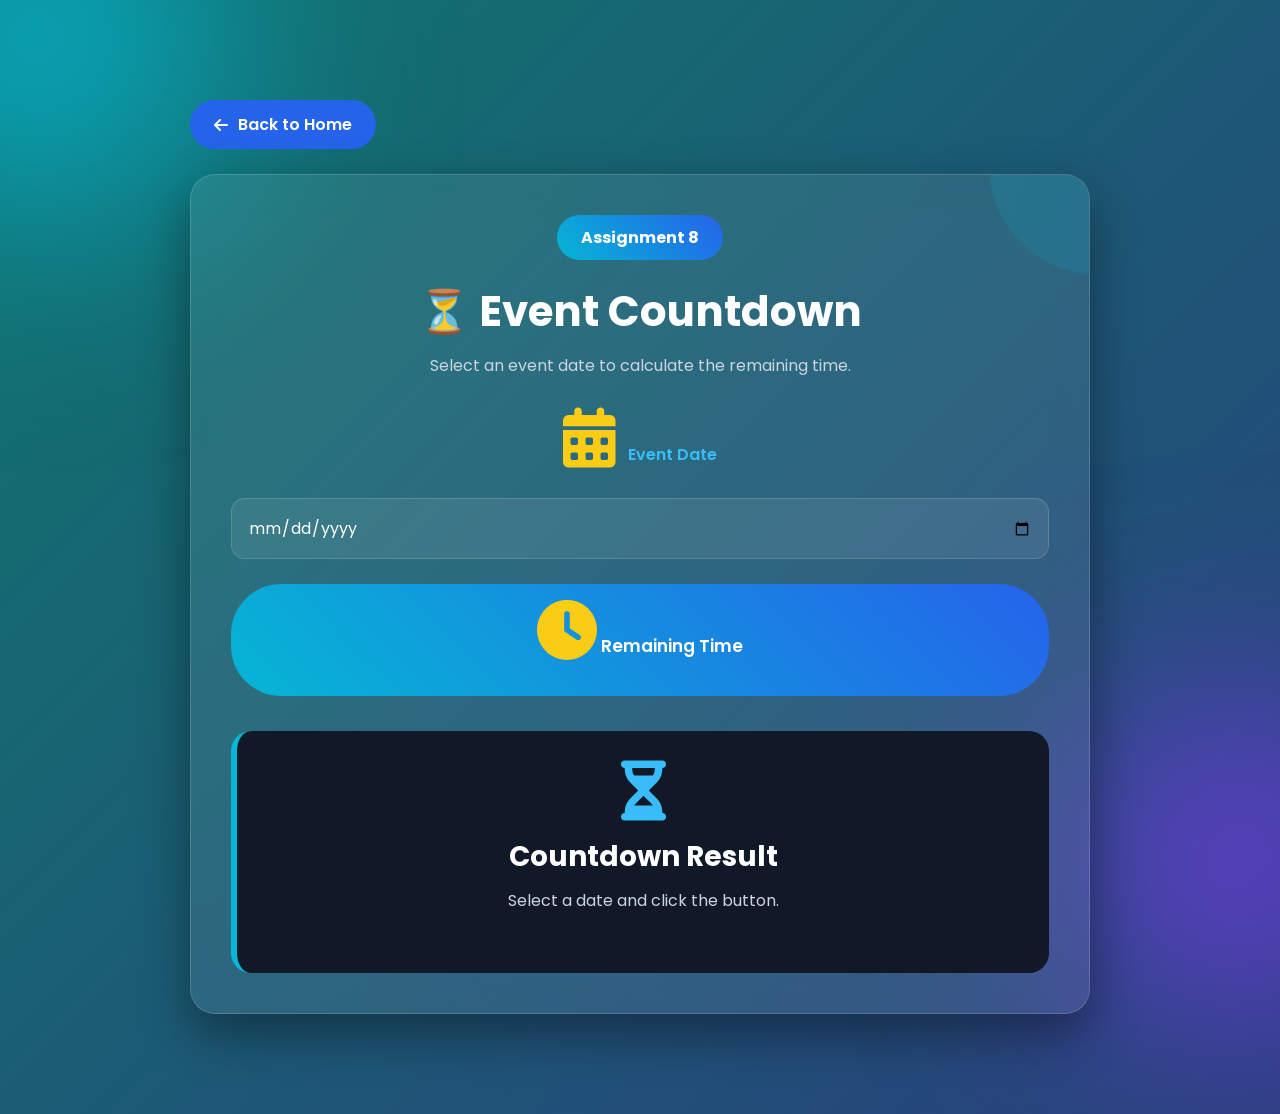
<file: assignment8.html>
<!DOCTYPE html>
<html lang="en">

<head>
    <meta charset="UTF-8">
    <meta name="viewport" content="width=device-width, initial-scale=1.0">
    <title>Assignment 11 | Event Countdown</title>

    <link rel="stylesheet" href="style.css">

    <link href="https://fonts.googleapis.com/css2?family=Poppins:wght@300;400;500;600;700;800&display=swap"
        rel="stylesheet">

    <link rel="stylesheet"
        href="https://cdnjs.cloudflare.com/ajax/libs/font-awesome/6.7.2/css/all.min.css">
</head>
<style>@import url('https://fonts.googleapis.com/css2?family=Poppins:wght@300;400;500;600;700;800&display=swap');

*{
    margin:0;
    padding:0;
    box-sizing:border-box;
    font-family:'Poppins',sans-serif;
}

body{
    min-height:100vh;
    display:flex;
    justify-content:center;
    align-items:center;
    padding:40px 20px;
    background:linear-gradient(-45deg,#0f172a,#1e293b,#312e81,#0f766e);
    background-size:400% 400%;
    animation:bg 12s ease infinite;
    overflow-x:hidden;
    color:#fff;
    position:relative;
}

@keyframes bg{

0%{background-position:0% 50%;}

50%{background-position:100% 50%;}

100%{background-position:0% 50%;}

}

/* Floating Blur */

.bg1,
.bg2{

position:fixed;
border-radius:50%;
filter:blur(120px);
z-index:-1;

}

.bg1{

width:320px;
height:320px;
background:#06b6d4;
top:-120px;
left:-120px;

}

.bg2{

width:280px;
height:280px;
background:#7c3aed;
bottom:-100px;
right:-100px;

}

/* Container */

.container{

width:100%;
max-width:900px;

}

/* Back Button */

.back-btn{

display:inline-flex;
align-items:center;
gap:10px;
text-decoration:none;
background:#2563eb;
color:white;
padding:12px 24px;
border-radius:50px;
margin-bottom:25px;
font-weight:600;
transition:.3s;

}

.back-btn:hover{

transform:translateX(-6px);
background:#1d4ed8;

}

/* Card */

.card{

background:rgba(255,255,255,.08);
backdrop-filter:blur(18px);
border:1px solid rgba(255,255,255,.15);
border-radius:25px;
padding:40px;
box-shadow:0 20px 50px rgba(0,0,0,.4);

}

.badge{

display:inline-block;
padding:10px 24px;
background:linear-gradient(45deg,#06b6d4,#2563eb);
border-radius:50px;
font-weight:bold;
margin-bottom:20px;

}

.card h1{

font-size:42px;
margin-bottom:10px;

}

.card p{

color:#cbd5e1;
margin-bottom:30px;

}

/* Input */

.input-box{

display:flex;
flex-direction:column;
margin-bottom:25px;

}

.input-box label{

margin-bottom:10px;
font-weight:600;
color:#38bdf8;

}

.input-box i{

margin-right:8px;

}

input[type="date"]{

padding:16px;
border:none;
outline:none;
border-radius:14px;
background:rgba(255,255,255,.08);
border:1px solid rgba(255,255,255,.15);
color:white;
font-size:16px;

}

/* Button */

button{

width:100%;
padding:16px;
border:none;
border-radius:50px;
cursor:pointer;
font-size:17px;
font-weight:600;
color:white;
background:linear-gradient(45deg,#06b6d4,#2563eb);
transition:.3s;

}

button:hover{

transform:translateY(-5px);
box-shadow:0 12px 25px rgba(37,99,235,.45);

}

/* Result */

.result{

margin-top:35px;
background:#111827;
padding:30px;
border-radius:20px;
border-left:6px solid #06b6d4;

}

.placeholder{

text-align:center;

}

.placeholder i{

font-size:60px;
color:#38bdf8;
margin-bottom:15px;

}

.placeholder h2{

margin-bottom:10px;

}

/* Countdown Cards */

.time-grid{

display:grid;
grid-template-columns:repeat(2,1fr);
gap:20px;
margin-top:25px;

}

.time-card{

background:rgba(255,255,255,.08);
border:1px solid rgba(255,255,255,.1);
border-radius:20px;
padding:25px;
text-align:center;
transition:.3s;

}

.time-card:hover{

transform:translateY(-8px);

}

.time-card h3{

font-size:42px;
color:#38bdf8;
margin-bottom:10px;

}

.time-card p{

margin:0;
color:#ddd;
font-size:18px;

}

/* Error */

.error{

text-align:center;

}

.error i{

font-size:60px;
color:#ef4444;
margin-bottom:15px;

}

.error h2{

color:#ef4444;

}

/* Responsive */

@media(max-width:768px){

.card{

padding:25px;

}

.card h1{

font-size:30px;

}

.time-grid{

grid-template-columns:1fr;

}

}</style>
<body>

    <div class="bg1"></div>
    <div class="bg2"></div>

    <div class="container">

        <a href="index.html" class="back-btn">
            <i class="fa-solid fa-arrow-left"></i>
            Back to Home
        </a>

        <div class="card">

            <span class="badge">Assignment 8</span>

            <h1>⏳ Event Countdown</h1>

            <p>
                Select an event date to calculate the remaining time.
            </p>

            <div class="input-box">

                <label>
                    <i class="fa-solid fa-calendar-days"></i>
                    Event Date
                </label>

                <input type="date" id="eventDate">

            </div>

            <button id="button">

                <i class="fa-solid fa-clock"></i>

                Remaining Time

            </button>

            <div id="output" class="result">

                <div class="placeholder">

                    <i class="fa-solid fa-hourglass-half"></i>

                    <h2>Countdown Result</h2>

                    <p>Select a date and click the button.</p>

                </div>

            </div>

        </div>

    </div>

<script>

let dateInput=document.getElementById("eventDate");
let button=document.getElementById("button");
let output=document.getElementById("output");

let calculateRemainingTime=()=>{

if(!dateInput.value){

output.innerHTML=`
<div class="error">
<i class="fa-solid fa-circle-exclamation"></i>
<h2>Please Select a Date</h2>
</div>
`;

return;

}

let now=new Date();

let eventDate=new Date(dateInput.value);

eventDate.setHours(0,0,0,0);

let ms=eventDate.getTime()-now.getTime();

if(ms<0){

output.innerHTML=`
<div class="error">
<i class="fa-solid fa-triangle-exclamation"></i>
<h2>This Event Has Already Passed!</h2>
</div>
`;

return;

}

let days=Math.floor(ms/(1000*60*60*24));

let hours=Math.floor((ms%(1000*60*60*24))/(1000*60*60));

let minutes=Math.floor((ms%(1000*60*60))/(1000*60));

let seconds=Math.floor((ms%(1000*60))/1000);

output.innerHTML=`

<h2>Remaining Time</h2>

<div class="time-grid">

<div class="time-card">
<h3>${days}</h3>
<p>Days</p>
</div>

<div class="time-card">
<h3>${hours}</h3>
<p>Hours</p>
</div>

<div class="time-card">
<h3>${minutes}</h3>
<p>Minutes</p>
</div>

<div class="time-card">
<h3>${seconds}</h3>
<p>Seconds</p>
</div>

</div>

`;

}

button.addEventListener("click",calculateRemainingTime);

</script>

</body>

</html>
</file>
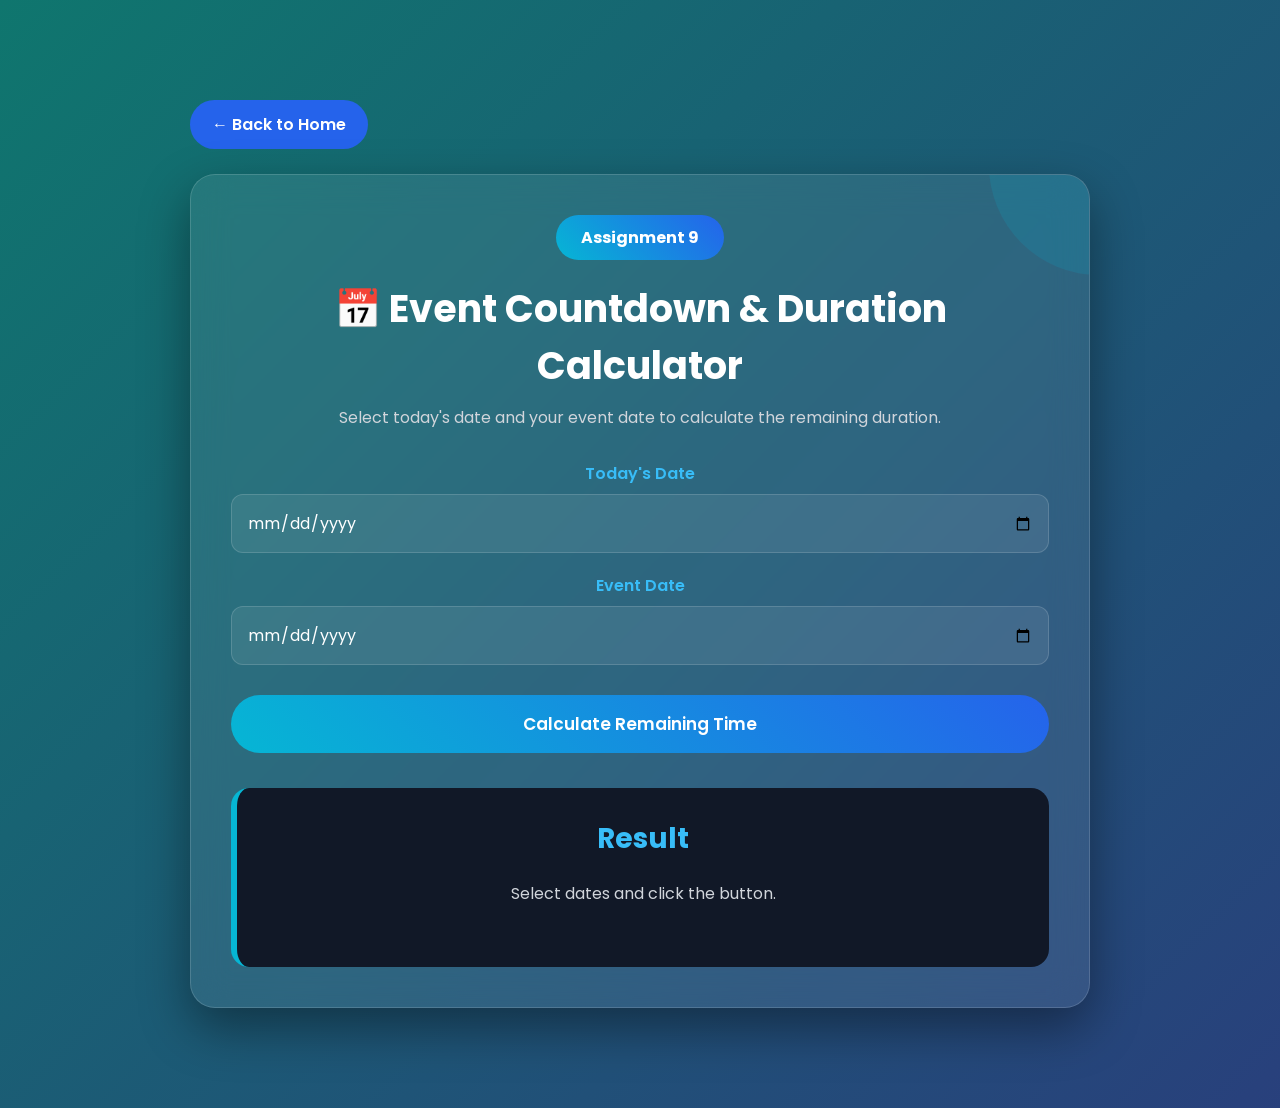
<file: assignment9.html>
<!DOCTYPE html>
<html lang="en">

<head>
    <meta charset="UTF-8">
    <meta name="viewport" content="width=device-width, initial-scale=1.0">
    <title>Assignment 11 | Event Countdown</title>

    <link rel="stylesheet" href="style.css">

    <link href="https://fonts.googleapis.com/css2?family=Poppins:wght@300;400;500;600;700;800&display=swap"
        rel="stylesheet">
        <style>@import url('https://fonts.googleapis.com/css2?family=Poppins:wght@300;400;500;600;700;800&display=swap');

*{
    margin:0;
    padding:0;
    box-sizing:border-box;
    font-family:'Poppins',sans-serif;
}

body{
    min-height:100vh;
    display:flex;
    justify-content:center;
    align-items:center;
    padding:40px 20px;
    background:linear-gradient(-45deg,#0f172a,#1e3a8a,#312e81,#0f766e);
    background-size:400% 400%;
    animation:bg 12s ease infinite;
    color:#fff;
}

@keyframes bg{

0%{
background-position:0% 50%;
}

50%{
background-position:100% 50%;
}

100%{
background-position:0% 50%;
}

}

.container{
    width:100%;
    max-width:900px;
}

.back-btn{
    display:inline-block;
    margin-bottom:25px;
    text-decoration:none;
    color:white;
    background:#2563eb;
    padding:12px 22px;
    border-radius:50px;
    font-weight:600;
    transition:.3s;
}

.back-btn:hover{
    background:#1d4ed8;
    transform:translateX(-5px);
}

.card{
    background:rgba(255,255,255,.08);
    backdrop-filter:blur(18px);
    border:1px solid rgba(255,255,255,.15);
    border-radius:25px;
    padding:40px;
    box-shadow:0 20px 50px rgba(0,0,0,.4);
}

.badge{
    display:inline-block;
    background:linear-gradient(45deg,#06b6d4,#2563eb);
    padding:10px 25px;
    border-radius:50px;
    margin-bottom:20px;
    font-weight:bold;
}

.card h1{
    font-size:38px;
    margin-bottom:10px;
}

.card p{
    color:#d1d5db;
    margin-bottom:30px;
    line-height:1.7;
}

.form{
    display:flex;
    flex-direction:column;
    gap:20px;
}

.input-group{
    display:flex;
    flex-direction:column;
}

.input-group label{
    margin-bottom:8px;
    color:#38bdf8;
    font-weight:600;
}

input[type="date"]{
    padding:15px;
    border:none;
    outline:none;
    border-radius:12px;
    background:rgba(255,255,255,.08);
    border:1px solid rgba(255,255,255,.15);
    color:white;
    font-size:16px;
}

button{
    margin-top:10px;
    padding:16px;
    border:none;
    border-radius:50px;
    cursor:pointer;
    font-size:17px;
    font-weight:600;
    color:white;
    background:linear-gradient(45deg,#06b6d4,#2563eb);
    transition:.3s;
}

button:hover{
    transform:translateY(-4px);
    box-shadow:0 12px 25px rgba(37,99,235,.4);
}

.result{
    margin-top:35px;
    background:#111827;
    border-radius:18px;
    padding:30px;
    border-left:6px solid #06b6d4;
}

.result h2{
    margin-bottom:20px;
    color:#38bdf8;
}

.box{
    display:flex;
    justify-content:space-between;
    align-items:center;
    padding:15px 0;
    border-bottom:1px solid rgba(255,255,255,.1);
}

.box:last-child{
    border-bottom:none;
}

.box span{
    color:#d1d5db;
    font-weight:500;
}

.box strong{
    color:#fff;
    font-size:18px;
}

@media(max-width:768px){

.card{
    padding:25px;
}

.card h1{
    font-size:28px;
}

.box{
    flex-direction:column;
    align-items:flex-start;
    gap:8px;
}

button{
    width:100%;
}

}</style>
</head>

<body>

    <div class="container">

        <a href="index.html" class="back-btn">← Back to Home</a>

        <div class="card">

            <span class="badge">Assignment 9</span>

            <h1>📅 Event Countdown & Duration Calculator</h1>

            <p>
                Select today's date and your event date to calculate the remaining duration.
            </p>

            <div class="form">

                <div class="input-group">

                    <label>Today's Date</label>

                    <input type="date" id="todayInput">

                </div>

                <div class="input-group">

                    <label>Event Date</label>

                    <input type="date" id="eventInput">

                </div>

                <button id="calculateButton">
                    Calculate Remaining Time
                </button>

            </div>

            <div id="result" class="result">

                <h2>Result</h2>

                <p>Select dates and click the button.</p>

            </div>

        </div>

    </div>

    <script>

        let todayInput =
            document.getElementById("todayInput")

        let eventInput =
            document.getElementById("eventInput")

        let calculateButton =
            document.getElementById("calculateButton")

        let result =
            document.getElementById("result")

        let calculateTime = () => {

            if (todayInput.value == "" || eventInput.value == "") {

                result.innerHTML = `
                <h2>⚠ Missing Input</h2>
                <p>Please select both dates.</p>
                `

                return

            }

            let todayDate =
                new Date(todayInput.value)

            let eventDate =
                new Date(eventInput.value)

            let milliseconds =
                eventDate.getTime() - todayDate.getTime()

            let seconds =
                milliseconds / 1000

            let minutes =
                seconds / 60

            let hours =
                minutes / 60

            let days =
                hours / 24

            let months =
                days / 30

            let years =
                months / 12

            result.innerHTML = `

            <h2>Remaining Time</h2>

            <div class="box">

                <span>Milliseconds</span>
                <strong>${milliseconds}</strong>

            </div>

            <div class="box">

                <span>Seconds</span>
                <strong>${seconds.toFixed(2)}</strong>

            </div>

            <div class="box">

                <span>Minutes</span>
                <strong>${minutes.toFixed(2)}</strong>

            </div>

            <div class="box">

                <span>Hours</span>
                <strong>${hours.toFixed(2)}</strong>

            </div>

            <div class="box">

                <span>Days</span>
                <strong>${days.toFixed(2)}</strong>

            </div>

            <div class="box">

                <span>Months</span>
                <strong>${months.toFixed(2)}</strong>

            </div>

            <div class="box">

                <span>Years</span>
                <strong>${years.toFixed(2)}</strong>

            </div>

            `

        }

        calculateButton.addEventListener(
            "click",
            calculateTime
        )

    </script>

</body>

</html>
</file>
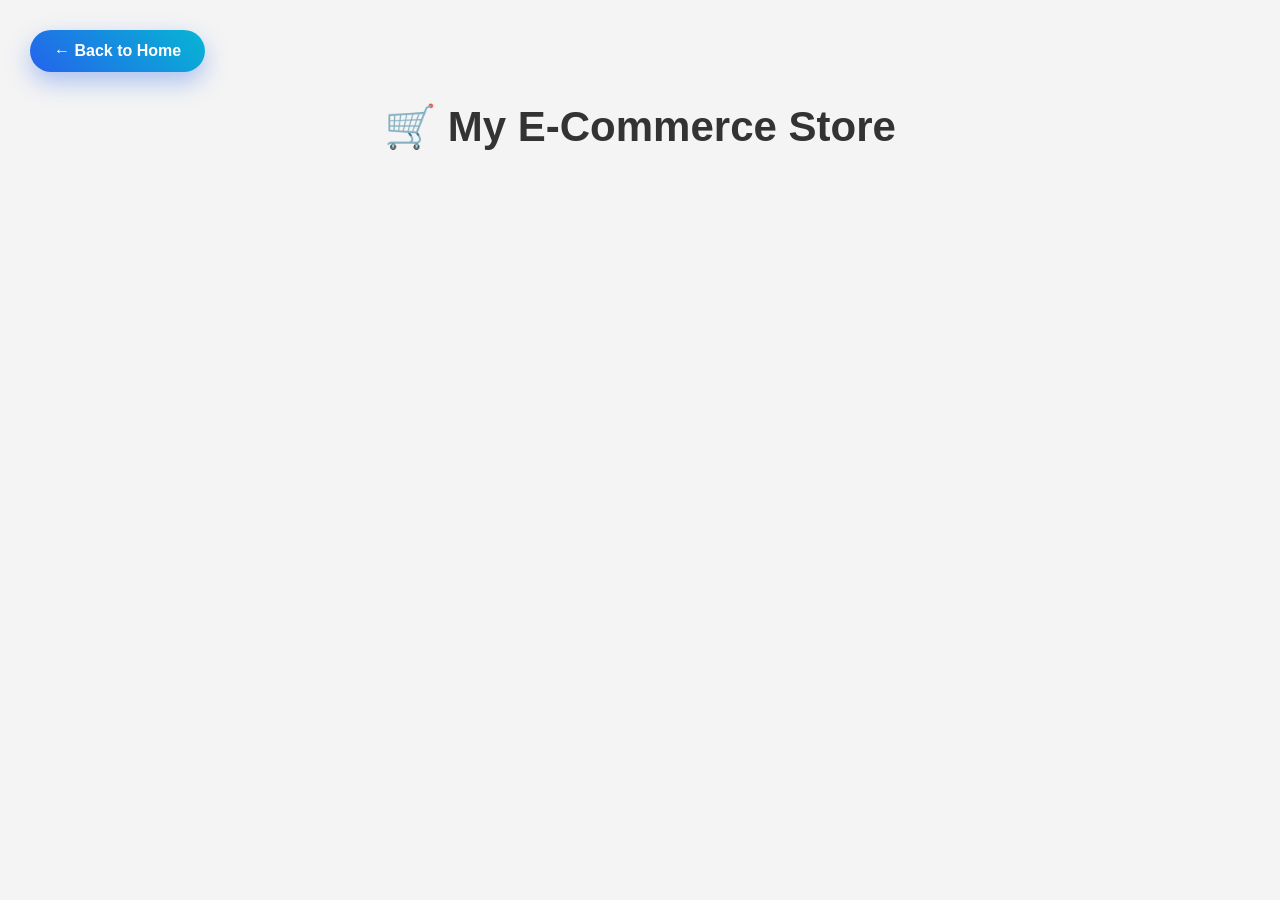
<file: finalProject.html>
<!DOCTYPE html>
<html lang="en">
<head>
    <meta charset="UTF-8">
    <meta name="viewport" content="width=device-width, initial-scale=1.0">
    <title>Fake API Store</title>

    <style>
        @import url('https://fonts.googleapis.com/css2?family=Poppins:wght@300;400;500;600;700;800&display=swap');

*{
    margin:0;
    padding:0;
    box-sizing:border-box;
    font-family:'Poppins',sans-serif;
}

body{
    min-height:100vh;
    padding:40px 20px;
    background:linear-gradient(-45deg,#0f172a,#1e3a8a,#312e81,#0f766e);
    background-size:400% 400%;
    animation:bg 12s ease infinite;
    color:#fff;
}

@keyframes bg{
0%{background-position:0% 50%;}
50%{background-position:100% 50%;}
100%{background-position:0% 50%;}
}

h1{
    text-align:center;
    font-size:42px;
    margin-bottom:40px;
}

#products{
    max-width:1400px;
    margin:auto;
    display:grid;
    grid-template-columns:repeat(auto-fit,minmax(280px,1fr));
    gap:25px;
}

.card{
    background:rgba(255,255,255,.08);
    backdrop-filter:blur(20px);
    border:1px solid rgba(255,255,255,.15);
    border-radius:22px;
    padding:25px;
    text-align:center;
    transition:.35s;
    box-shadow:0 15px 35px rgba(0,0,0,.35);
}

.card:hover{
    transform:translateY(-10px);
    box-shadow:0 20px 45px rgba(6,182,212,.25);
}

.card img{
    width:170px;
    height:170px;
    object-fit:contain;
    background:#fff;
    border-radius:15px;
    padding:10px;
}

.card h3{
    margin:20px 0 10px;
    font-size:18px;
    height:55px;
    overflow:hidden;
}

.category{
    color:#cbd5e1;
    font-size:14px;
    margin-bottom:12px;
    text-transform:capitalize;
}

.price{
    font-size:28px;
    color:#22c55e;
    font-weight:bold;
    margin:15px 0;
}

.rating{
    display:inline-block;
    background:#facc15;
    color:#000;
    padding:8px 18px;
    border-radius:50px;
    font-weight:bold;
    margin-bottom:18px;
}

button{
    width:100%;
    padding:14px;
    border:none;
    border-radius:12px;
    background:linear-gradient(45deg,#06b6d4,#2563eb);
    color:#fff;
    font-size:16px;
    font-weight:600;
    cursor:pointer;
    transition:.3s;
}

button:hover{
    transform:translateY(-4px);
}

@media(max-width:768px){

h1{
    font-size:30px;
}

}
        *{
            margin:0;
            padding:0;
            box-sizing:border-box;
            font-family:Arial, Helvetica, sans-serif;
        }

        body{
            background:#f4f4f4;
            padding:30px;
        }

        h1{
            text-align:center;
            margin-bottom:30px;
            color:#333;
        }

        #products{
            display:grid;
            grid-template-columns:repeat(auto-fit,minmax(250px,1fr));
            gap:20px;
        }

        .card{
            background:white;
            border-radius:10px;
            padding:15px;
            text-align:center;
            box-shadow:0 5px 10px rgba(0,0,0,.15);
            transition:.3s;
        }

        .card:hover{
            transform:translateY(-5px);
        }

        .card img{
            width:150px;
            height:150px;
            object-fit:contain;
            margin-bottom:10px;
        }

        .card h3{
            font-size:18px;
            margin:10px 0;
            height:50px;
            overflow:hidden;
        }

        .price{
            color:green;
            font-size:20px;
            font-weight:bold;
            margin:10px 0;
        }

        .category{
            color:gray;
            margin-bottom:15px;
        }

        button{
            padding:10px 20px;
            border:none;
            background:#007bff;
            color:white;
            border-radius:5px;
            cursor:pointer;
        }

        button:hover{
            background:#0056b3;
        }
        .container{
    max-width:1400px;
    margin:auto;
}

.back-btn{
    display:inline-flex;
    align-items:center;
    gap:10px;
    text-decoration:none;
    color:#fff;
    background:linear-gradient(45deg,#2563eb,#06b6d4);
    padding:12px 24px;
    border-radius:50px;
    font-weight:600;
    margin-bottom:30px;
    transition:.3s;
    box-shadow:0 10px 25px rgba(37,99,235,.35);
}

.back-btn:hover{
    transform:translateX(-5px);
    box-shadow:0 15px 35px rgba(6,182,212,.45);
}
    </style>

</head>
<body>
<div class="container">

<a href="index.html" class="back-btn">
    ← Back to Home
</a>

<h1>🛒 My E-Commerce Store</h1>

<div id="products"></div>

</div>

<script>

fetch("https://fakestoreapi.com/products")
.then(function(res){
    return res.json();
})
.then(function(data){

    let products = document.getElementById("products");

    for(let i = 0; i < data.length; i++){

        products.innerHTML += `
            <div class="card">
                <img src="${data[i].image}" width="150">
                <h3>${data[i].title}</h3>
                <p>$${data[i].price}</p>
                <button>Buy Now</button>
            </div>
        `;

    }

});

</script>

</body>
</html>
</file>
<file: style.css>
/* Google Font */

@import url('https://fonts.googleapis.com/css2?family=Poppins:wght@300;400;500;600;700;800&display=swap');

*{
    margin:0;
    padding:0;
    box-sizing:border-box;
    font-family:'Poppins',sans-serif;
}

body{
    min-height:100vh;
    background:linear-gradient(-45deg,#0f172a,#1e3a8a,#312e81,#0f766e);
    background-size:400% 400%;
    animation:bg 12s ease infinite;
    overflow-x:hidden;
    color:#fff;
}

@keyframes bg{

0%{
background-position:0% 50%;
}

50%{
background-position:100% 50%;
}

100%{
background-position:0% 50%;
}

}

/* Floating Background */

.background-circle{
    position:fixed;
    border-radius:50%;
    filter:blur(120px);
    z-index:-1;
}

.circle1{
    width:350px;
    height:350px;
    background:#00e5ff;
    top:-100px;
    left:-100px;
}

.circle2{
    width:300px;
    height:300px;
    background:#7c3aed;
    bottom:-80px;
    right:-80px;
}

.circle3{
    width:250px;
    height:250px;
    background:#2563eb;
    top:40%;
    left:50%;
    transform:translate(-50%,-50%);
}

/* Container */

.container{
    width:90%;
    max-width:1350px;
    margin:60px auto;
}

/* Header */

header{
    text-align:center;
    margin-bottom:60px;
}

header h1{
    font-size:58px;
    font-weight:800;
    margin-bottom:15px;
}

header p{
    font-size:20px;
    color:#d1d5db;
}

.developer{
    margin-top:40px;
    display:flex;
    justify-content:center;
    align-items:center;
    gap:20px;
}

.developer img{
    width:90px;
    height:90px;
    border-radius:50%;
    border:4px solid #06b6d4;
}

.developer h2{
    font-size:28px;
}

.developer span{
    color:#38bdf8;
}

/* Grid */

.assignments{
    display:grid;
    grid-template-columns:repeat(auto-fit,minmax(280px,1fr));
    gap:30px;
}

/* Card */

.card{

    position:relative;
    overflow:hidden;

    background:rgba(255,255,255,.08);

    backdrop-filter:blur(18px);

    border:1px solid rgba(255,255,255,.15);

    border-radius:25px;

    padding:35px;

    text-align:center;

    transition:.4s;

}

.card::before{

content:"";

position:absolute;

width:220px;

height:220px;

background:#06b6d4;

border-radius:50%;

top:-120px;

right:-120px;

opacity:.15;

transition:.5s;

}

.card:hover{

transform:translateY(-12px);

box-shadow:0 20px 45px rgba(0,0,0,.4);

}

.card:hover::before{

transform:scale(1.2);

}

/* Number */

.number{

width:65px;

height:65px;

margin:auto;

border-radius:50%;

background:linear-gradient(45deg,#06b6d4,#2563eb);

display:flex;

justify-content:center;

align-items:center;

font-size:24px;

font-weight:700;

margin-bottom:20px;

}

/* Icon */

.card i{

font-size:60px;

color:#facc15;

margin-bottom:20px;

}

/* Heading */

.card h2{

margin-bottom:10px;

font-size:28px;

}

/* Paragraph */

.card p{

color:#cbd5e1;

margin-bottom:25px;

}

/* Button */

.card a{

display:inline-block;

text-decoration:none;

padding:14px 30px;

border-radius:50px;

background:linear-gradient(45deg,#06b6d4,#2563eb);

color:white;

font-weight:600;

transition:.4s;

}

.card a:hover{

transform:scale(1.08);

box-shadow:0 12px 30px rgba(37,99,235,.45);

}

/* Footer */

footer{

margin-top:70px;

text-align:center;

padding:25px;

border-top:1px solid rgba(255,255,255,.15);

}

footer p{

margin:8px;

color:#d1d5db;

}

footer strong{

color:#38bdf8;

}

/* Scrollbar */

::-webkit-scrollbar{

width:10px;

}

::-webkit-scrollbar-thumb{

background:#06b6d4;

border-radius:50px;

}

::-webkit-scrollbar-track{

background:#0f172a;

}

/* Responsive */

@media(max-width:768px){

header h1{

font-size:38px;

}

header p{

font-size:16px;

}

.developer{

flex-direction:column;

}

.developer img{

width:75px;

height:75px;

}

.card{

padding:25px;

}

}
</file>
